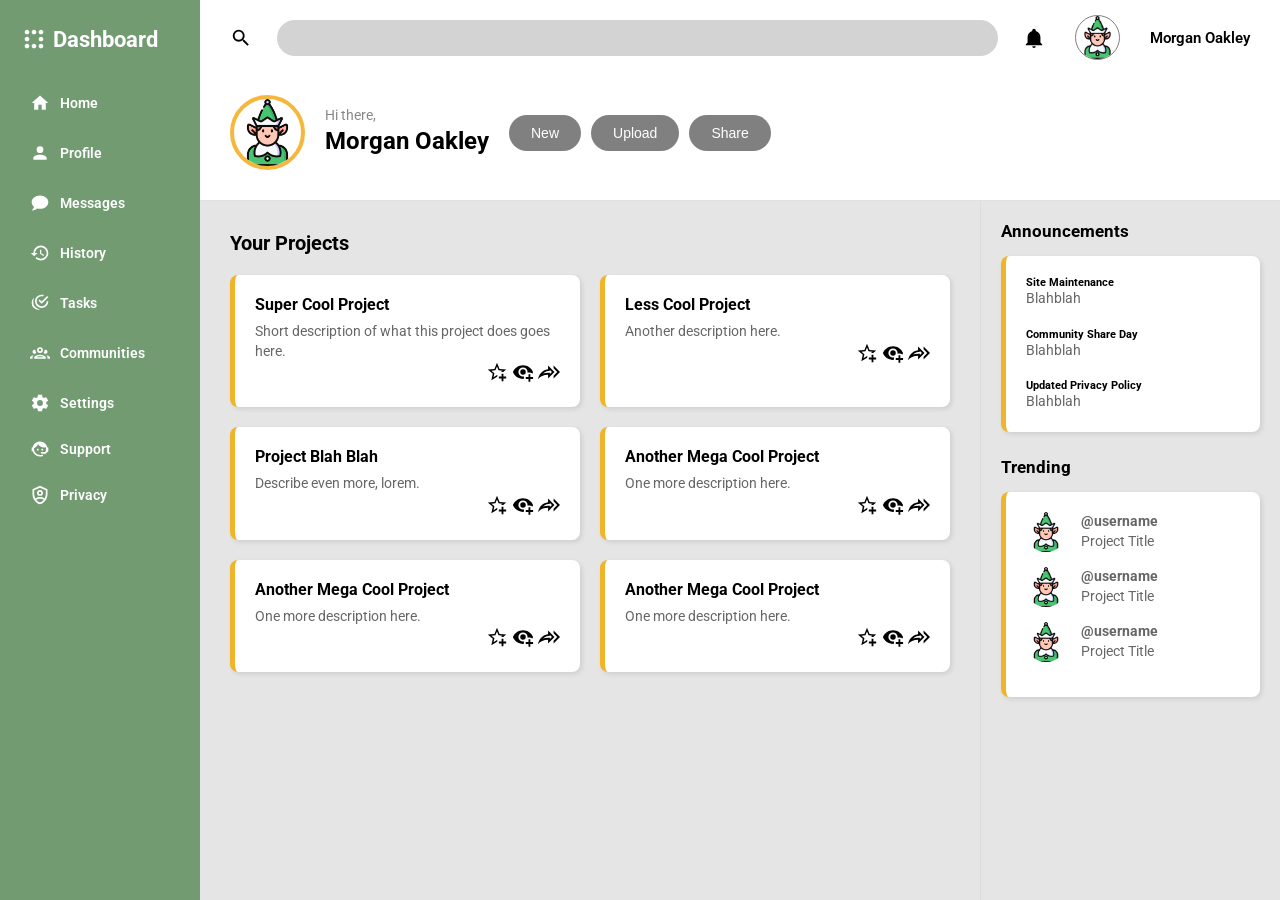
<file: admin-dashboard/index.html>
<html lang="en">
<head>
    <meta charset="UTF-8">
    <meta name="viewport" content="width=device-width, initial-scale=1.0">
    <title>Admin Dashboard</title>
    <link rel="stylesheet" href="./style.css">
    <link rel="preconnect" href="https://fonts.googleapis.com">
    <link rel="preconnect" href="https://fonts.gstatic.com" crossorigin>
    <link href="https://fonts.googleapis.com/css2?family=Roboto:ital,wght@0,100..900;1,100..900&display=swap" rel="stylesheet">
</head>
<body>
    <div class="grid">
        <div class="sidebar">
            <div class="logo-text">
                <svg xmlns="http://www.w3.org/2000/svg" viewBox="0 0 24 24" width="30"><title>dots-square</title><path d="M12 16C13.1 16 14 16.9 14 18S13.1 20 12 20 10 19.1 10 18 10.9 16 12 16M12 4C13.1 4 14 4.9 14 6S13.1 8 12 8 10 7.1 10 6 10.9 4 12 4M6 16C7.1 16 8 16.9 8 18S7.1 20 6 20 4 19.1 4 18 4.9 16 6 16M6 10C7.1 10 8 10.9 8 12S7.1 14 6 14 4 13.1 4 12 4.9 10 6 10M6 4C7.1 4 8 4.9 8 6S7.1 8 6 8 4 7.1 4 6 4.9 4 6 4M18 16C19.1 16 20 16.9 20 18S19.1 20 18 20 16 19.1 16 18 16.9 16 18 16M18 10C19.1 10 20 10.9 20 12S19.1 14 18 14 16 13.1 16 12 16.9 10 18 10M18 4C19.1 4 20 4.9 20 6S19.1 8 18 8 16 7.1 16 6 16.9 4 18 4Z" /></svg>
                <h1>Dashboard</h1>
            </div>
            <div class="list-items">
                <div class="icon-text">
                    <svg xmlns="http://www.w3.org/2000/svg" viewBox="0 0 24 24"><title>home</title><path d="M10,20V14H14V20H19V12H22L12,3L2,12H5V20H10Z" /></svg>
                    <p>Home</p>
                </div>
                <div class="icon-text">
                    <svg xmlns="http://www.w3.org/2000/svg" viewBox="0 0 24 24"><title>account</title><path d="M12,4A4,4 0 0,1 16,8A4,4 0 0,1 12,12A4,4 0 0,1 8,8A4,4 0 0,1 12,4M12,14C16.42,14 20,15.79 20,18V20H4V18C4,15.79 7.58,14 12,14Z" /></svg>
                    <p>Profile</p>
                </div>
                <div class="icon-text">
                    <svg xmlns="http://www.w3.org/2000/svg" viewBox="0 0 24 24"><title>chat</title><path d="M12,3C17.5,3 22,6.58 22,11C22,15.42 17.5,19 12,19C10.76,19 9.57,18.82 8.47,18.5C5.55,21 2,21 2,21C4.33,18.67 4.7,17.1 4.75,16.5C3.05,15.07 2,13.13 2,11C2,6.58 6.5,3 12,3Z" /></svg>
                    <p>Messages</p>
                </div>
                <div class="icon-text">
                    <svg xmlns="http://www.w3.org/2000/svg" viewBox="0 0 24 24"><title>history</title><path d="M13.5,8H12V13L16.28,15.54L17,14.33L13.5,12.25V8M13,3A9,9 0 0,0 4,12H1L4.96,16.03L9,12H6A7,7 0 0,1 13,5A7,7 0 0,1 20,12A7,7 0 0,1 13,19C11.07,19 9.32,18.21 8.06,16.94L6.64,18.36C8.27,20 10.5,21 13,21A9,9 0 0,0 22,12A9,9 0 0,0 13,3" /></svg>
                    <p>History</p>
                </div>
                <div class="icon-text">
                    <svg xmlns="http://www.w3.org/2000/svg" viewBox="0 0 24 24"><title>checkbox-multiple-marked-circle-outline</title><path d="M14,2A8,8 0 0,0 6,10A8,8 0 0,0 14,18A8,8 0 0,0 22,10H20C20,13.32 17.32,16 14,16A6,6 0 0,1 8,10A6,6 0 0,1 14,4C14.43,4 14.86,4.05 15.27,4.14L16.88,2.54C15.96,2.18 15,2 14,2M20.59,3.58L14,10.17L11.62,7.79L10.21,9.21L14,13L22,5M4.93,5.82C3.08,7.34 2,9.61 2,12A8,8 0 0,0 10,20C10.64,20 11.27,19.92 11.88,19.77C10.12,19.38 8.5,18.5 7.17,17.29C5.22,16.25 4,14.21 4,12C4,11.7 4.03,11.41 4.07,11.11C4.03,10.74 4,10.37 4,10C4,8.56 4.32,7.13 4.93,5.82Z" /></svg>
                    <p>Tasks</p>
                </div>
                <div class="icon-text">
                    <svg xmlns="http://www.w3.org/2000/svg" viewBox="0 0 24 24"><title>account-group-outline</title><path d="M12,5A3.5,3.5 0 0,0 8.5,8.5A3.5,3.5 0 0,0 12,12A3.5,3.5 0 0,0 15.5,8.5A3.5,3.5 0 0,0 12,5M12,7A1.5,1.5 0 0,1 13.5,8.5A1.5,1.5 0 0,1 12,10A1.5,1.5 0 0,1 10.5,8.5A1.5,1.5 0 0,1 12,7M5.5,8A2.5,2.5 0 0,0 3,10.5C3,11.44 3.53,12.25 4.29,12.68C4.65,12.88 5.06,13 5.5,13C5.94,13 6.35,12.88 6.71,12.68C7.08,12.47 7.39,12.17 7.62,11.81C6.89,10.86 6.5,9.7 6.5,8.5C6.5,8.41 6.5,8.31 6.5,8.22C6.2,8.08 5.86,8 5.5,8M18.5,8C18.14,8 17.8,8.08 17.5,8.22C17.5,8.31 17.5,8.41 17.5,8.5C17.5,9.7 17.11,10.86 16.38,11.81C16.5,12 16.63,12.15 16.78,12.3C16.94,12.45 17.1,12.58 17.29,12.68C17.65,12.88 18.06,13 18.5,13C18.94,13 19.35,12.88 19.71,12.68C20.47,12.25 21,11.44 21,10.5A2.5,2.5 0 0,0 18.5,8M12,14C9.66,14 5,15.17 5,17.5V19H19V17.5C19,15.17 14.34,14 12,14M4.71,14.55C2.78,14.78 0,15.76 0,17.5V19H3V17.07C3,16.06 3.69,15.22 4.71,14.55M19.29,14.55C20.31,15.22 21,16.06 21,17.07V19H24V17.5C24,15.76 21.22,14.78 19.29,14.55M12,16C13.53,16 15.24,16.5 16.23,17H7.77C8.76,16.5 10.47,16 12,16Z" /></svg>
                    <p>Communities</p>
                </div>
                <div class="list-items-bottom">
<div class="icon-text">
                    <svg xmlns="http://www.w3.org/2000/svg" viewBox="0 0 24 24"><title>cog</title><path d="M12,15.5A3.5,3.5 0 0,1 8.5,12A3.5,3.5 0 0,1 12,8.5A3.5,3.5 0 0,1 15.5,12A3.5,3.5 0 0,1 12,15.5M19.43,12.97C19.47,12.65 19.5,12.33 19.5,12C19.5,11.67 19.47,11.34 19.43,11L21.54,9.37C21.73,9.22 21.78,8.95 21.66,8.73L19.66,5.27C19.54,5.05 19.27,4.96 19.05,5.05L16.56,6.05C16.04,5.66 15.5,5.32 14.87,5.07L14.5,2.42C14.46,2.18 14.25,2 14,2H10C9.75,2 9.54,2.18 9.5,2.42L9.13,5.07C8.5,5.32 7.96,5.66 7.44,6.05L4.95,5.05C4.73,4.96 4.46,5.05 4.34,5.27L2.34,8.73C2.21,8.95 2.27,9.22 2.46,9.37L4.57,11C4.53,11.34 4.5,11.67 4.5,12C4.5,12.33 4.53,12.65 4.57,12.97L2.46,14.63C2.27,14.78 2.21,15.05 2.34,15.27L4.34,18.73C4.46,18.95 4.73,19.03 4.95,18.95L7.44,17.94C7.96,18.34 8.5,18.68 9.13,18.93L9.5,21.58C9.54,21.82 9.75,22 10,22H14C14.25,22 14.46,21.82 14.5,21.58L14.87,18.93C15.5,18.67 16.04,18.34 16.56,17.94L19.05,18.95C19.27,19.03 19.54,18.95 19.66,18.73L21.66,15.27C21.78,15.05 21.73,14.78 21.54,14.63L19.43,12.97Z" /></svg>
                    <p>Settings</p>
                </div>
                <div class="icon-text">
                    <svg xmlns="http://www.w3.org/2000/svg" viewBox="0 0 24 24"><title>face-agent</title><path d="M18.72,14.76C19.07,13.91 19.26,13 19.26,12C19.26,11.28 19.15,10.59 18.96,9.95C18.31,10.1 17.63,10.18 16.92,10.18C13.86,10.18 11.15,8.67 9.5,6.34C8.61,8.5 6.91,10.26 4.77,11.22C4.73,11.47 4.73,11.74 4.73,12A7.27,7.27 0 0,0 12,19.27C13.05,19.27 14.06,19.04 14.97,18.63C15.54,19.72 15.8,20.26 15.78,20.26C14.14,20.81 12.87,21.08 12,21.08C9.58,21.08 7.27,20.13 5.57,18.42C4.53,17.38 3.76,16.11 3.33,14.73H2V10.18H3.09C3.93,6.04 7.6,2.92 12,2.92C14.4,2.92 16.71,3.87 18.42,5.58C19.69,6.84 20.54,8.45 20.89,10.18H22V14.67H22V14.69L22,14.73H21.94L18.38,18L13.08,17.4V15.73H17.91L18.72,14.76M9.27,11.77C9.57,11.77 9.86,11.89 10.07,12.11C10.28,12.32 10.4,12.61 10.4,12.91C10.4,13.21 10.28,13.5 10.07,13.71C9.86,13.92 9.57,14.04 9.27,14.04C8.64,14.04 8.13,13.54 8.13,12.91C8.13,12.28 8.64,11.77 9.27,11.77M14.72,11.77C15.35,11.77 15.85,12.28 15.85,12.91C15.85,13.54 15.35,14.04 14.72,14.04C14.09,14.04 13.58,13.54 13.58,12.91A1.14,1.14 0 0,1 14.72,11.77Z" /></svg>
                    <p>Support</p>
                </div>
                <div class="icon-text">
                    <svg xmlns="http://www.w3.org/2000/svg" viewBox="0 0 24 24"><title>shield-account-outline</title><path d="M12,1L3,5V11C3,16.55 6.84,21.74 12,23C17.16,21.74 21,16.55 21,11V5L12,1M12,3.18L19,6.3V11.22C19,12.92 18.5,14.65 17.65,16.17C16,14.94 13.26,14.5 12,14.5C10.74,14.5 8,14.94 6.35,16.17C5.5,14.65 5,12.92 5,11.22V6.3L12,3.18M12,6A3.5,3.5 0 0,0 8.5,9.5A3.5,3.5 0 0,0 12,13A3.5,3.5 0 0,0 15.5,9.5A3.5,3.5 0 0,0 12,6M12,8A1.5,1.5 0 0,1 13.5,9.5A1.5,1.5 0 0,1 12,11A1.5,1.5 0 0,1 10.5,9.5A1.5,1.5 0 0,1 12,8M12,16.5C13.57,16.5 15.64,17.11 16.53,17.84C15.29,19.38 13.7,20.55 12,21C10.3,20.55 8.71,19.38 7.47,17.84C8.37,17.11 10.43,16.5 12,16.5Z" /></svg>
                    <p>Privacy</p>
                </div>
                </div>
                
            </div>
            <div class="list-items"></div>
        </div>
        <div class="main">
            <div class="header">
                <div class="navbar">
                    <svg xmlns="http://www.w3.org/2000/svg" viewBox="0 0 24 24"><title>magnify</title><path d="M9.5,3A6.5,6.5 0 0,1 16,9.5C16,11.11 15.41,12.59 14.44,13.73L14.71,14H15.5L20.5,19L19,20.5L14,15.5V14.71L13.73,14.44C12.59,15.41 11.11,16 9.5,16A6.5,6.5 0 0,1 3,9.5A6.5,6.5 0 0,1 9.5,3M9.5,5C7,5 5,7 5,9.5C5,12 7,14 9.5,14C12,14 14,12 14,9.5C14,7 12,5 9.5,5Z" /></svg>
                    <input type="text" class="form-input">
                    <svg xmlns="http://www.w3.org/2000/svg" viewBox="0 0 24 24"><title>bell</title><path d="M21,19V20H3V19L5,17V11C5,7.9 7.03,5.17 10,4.29C10,4.19 10,4.1 10,4A2,2 0 0,1 12,2A2,2 0 0,1 14,4C14,4.1 14,4.19 14,4.29C16.97,5.17 19,7.9 19,11V17L21,19M14,21A2,2 0 0,1 12,23A2,2 0 0,1 10,21" /></svg>
                    <img src="./images/avatar.png" width="50px" alt="User's profile picture">
                    <h6>Morgan Oakley</h6>
                </div>
                <div class="user-welcome">
                    <div class="left">
                        <img src="./images/avatar.png" alt="Pfp of the user, bigger" width="75px">
                        <div class="welcome-text">
                            <p>Hi there,</p>
                            <h3>Morgan Oakley</h3>
                        </div>
                        <div class="button-group">
                            <button class="action-button">New</button>
                            <button class="action-button">Upload</button>
                            <button class="action-button">Share</button>
                        </div>
                    </div>
                </div>
            </div>
            <div class="content">
                <h2>Your Projects</h2>
                <div class="card-grid">
                    <div class="card">
                        <h3>Super Cool Project</h3>
                        <p>Short description of what this project does goes here.</p>
                        
                        <div class="card-action-icons">
                            <svg xmlns="http://www.w3.org/2000/svg" viewBox="0 0 24 24"><title>star-plus-outline</title><path d="M5.8 21L7.4 14L2 9.2L9.2 8.6L12 2L14.8 8.6L22 9.2L18.8 12H18C17.3 12 16.6 12.1 15.9 12.4L18.1 10.5L13.7 10.1L12 6.1L10.3 10.1L5.9 10.5L9.2 13.4L8.2 17.7L12 15.4L12.5 15.7C12.3 16.2 12.1 16.8 12.1 17.3L5.8 21M17 14V17H14V19H17V22H19V19H22V17H19V14H17Z" /></svg>
                            <svg xmlns="http://www.w3.org/2000/svg" viewBox="0 0 24 24"><title>eye-plus</title><path d="M12,4.5C7,4.5 2.73,7.61 1,12C2.73,16.39 7,19.5 12,19.5C12.36,19.5 12.72,19.5 13.08,19.45C13.03,19.13 13,18.82 13,18.5C13,17.94 13.08,17.38 13.24,16.84C12.83,16.94 12.42,17 12,17A5,5 0 0,1 7,12A5,5 0 0,1 12,7A5,5 0 0,1 17,12C17,12.29 16.97,12.59 16.92,12.88C17.58,12.63 18.29,12.5 19,12.5C20.17,12.5 21.31,12.84 22.29,13.5C22.56,13 22.8,12.5 23,12C21.27,7.61 17,4.5 12,4.5M12,9A3,3 0 0,0 9,12A3,3 0 0,0 12,15A3,3 0 0,0 15,12A3,3 0 0,0 12,9M18,14.5V17.5H15V19.5H18V22.5H20V19.5H23V17.5H20V14.5H18Z" /></svg>
                            <svg xmlns="http://www.w3.org/2000/svg" viewBox="0 0 24 24"><title>share-all-outline</title><path d="M13 9.8V10.7L11.3 10.9C8.7 11.3 6.8 12.3 5.4 13.6C7.1 13.1 8.9 12.8 11 12.8H13V14.1L15.2 12L13 9.8M11 5L18 12L11 19V14.9C6 14.9 2.5 16.5 0 20C1 15 4 10 11 9M17 8V5L24 12L17 19V16L21 12" /></svg>
                        </div>
                        
                    </div>
                
                    <div class="card">
                        <h3>Less Cool Project</h3>
                        <p>Another description here.</p>

                        <div class="card-action-icons">
                            <svg xmlns="http://www.w3.org/2000/svg" viewBox="0 0 24 24"><title>star-plus-outline</title><path d="M5.8 21L7.4 14L2 9.2L9.2 8.6L12 2L14.8 8.6L22 9.2L18.8 12H18C17.3 12 16.6 12.1 15.9 12.4L18.1 10.5L13.7 10.1L12 6.1L10.3 10.1L5.9 10.5L9.2 13.4L8.2 17.7L12 15.4L12.5 15.7C12.3 16.2 12.1 16.8 12.1 17.3L5.8 21M17 14V17H14V19H17V22H19V19H22V17H19V14H17Z" /></svg>
                            <svg xmlns="http://www.w3.org/2000/svg" viewBox="0 0 24 24"><title>eye-plus</title><path d="M12,4.5C7,4.5 2.73,7.61 1,12C2.73,16.39 7,19.5 12,19.5C12.36,19.5 12.72,19.5 13.08,19.45C13.03,19.13 13,18.82 13,18.5C13,17.94 13.08,17.38 13.24,16.84C12.83,16.94 12.42,17 12,17A5,5 0 0,1 7,12A5,5 0 0,1 12,7A5,5 0 0,1 17,12C17,12.29 16.97,12.59 16.92,12.88C17.58,12.63 18.29,12.5 19,12.5C20.17,12.5 21.31,12.84 22.29,13.5C22.56,13 22.8,12.5 23,12C21.27,7.61 17,4.5 12,4.5M12,9A3,3 0 0,0 9,12A3,3 0 0,0 12,15A3,3 0 0,0 15,12A3,3 0 0,0 12,9M18,14.5V17.5H15V19.5H18V22.5H20V19.5H23V17.5H20V14.5H18Z" /></svg>
                            <svg xmlns="http://www.w3.org/2000/svg" viewBox="0 0 24 24"><title>share-all-outline</title><path d="M13 9.8V10.7L11.3 10.9C8.7 11.3 6.8 12.3 5.4 13.6C7.1 13.1 8.9 12.8 11 12.8H13V14.1L15.2 12L13 9.8M11 5L18 12L11 19V14.9C6 14.9 2.5 16.5 0 20C1 15 4 10 11 9M17 8V5L24 12L17 19V16L21 12" /></svg>
                        </div>

                        </div>

                    <div class="card">
                        <h3>Project Blah Blah</h3>
                        <p>Describe even more, lorem.</p>
                        <div class="card-action-icons">
                            <svg xmlns="http://www.w3.org/2000/svg" viewBox="0 0 24 24"><title>star-plus-outline</title><path d="M5.8 21L7.4 14L2 9.2L9.2 8.6L12 2L14.8 8.6L22 9.2L18.8 12H18C17.3 12 16.6 12.1 15.9 12.4L18.1 10.5L13.7 10.1L12 6.1L10.3 10.1L5.9 10.5L9.2 13.4L8.2 17.7L12 15.4L12.5 15.7C12.3 16.2 12.1 16.8 12.1 17.3L5.8 21M17 14V17H14V19H17V22H19V19H22V17H19V14H17Z" /></svg>
                            <svg xmlns="http://www.w3.org/2000/svg" viewBox="0 0 24 24"><title>eye-plus</title><path d="M12,4.5C7,4.5 2.73,7.61 1,12C2.73,16.39 7,19.5 12,19.5C12.36,19.5 12.72,19.5 13.08,19.45C13.03,19.13 13,18.82 13,18.5C13,17.94 13.08,17.38 13.24,16.84C12.83,16.94 12.42,17 12,17A5,5 0 0,1 7,12A5,5 0 0,1 12,7A5,5 0 0,1 17,12C17,12.29 16.97,12.59 16.92,12.88C17.58,12.63 18.29,12.5 19,12.5C20.17,12.5 21.31,12.84 22.29,13.5C22.56,13 22.8,12.5 23,12C21.27,7.61 17,4.5 12,4.5M12,9A3,3 0 0,0 9,12A3,3 0 0,0 12,15A3,3 0 0,0 15,12A3,3 0 0,0 12,9M18,14.5V17.5H15V19.5H18V22.5H20V19.5H23V17.5H20V14.5H18Z" /></svg>
                            <svg xmlns="http://www.w3.org/2000/svg" viewBox="0 0 24 24"><title>share-all-outline</title><path d="M13 9.8V10.7L11.3 10.9C8.7 11.3 6.8 12.3 5.4 13.6C7.1 13.1 8.9 12.8 11 12.8H13V14.1L15.2 12L13 9.8M11 5L18 12L11 19V14.9C6 14.9 2.5 16.5 0 20C1 15 4 10 11 9M17 8V5L24 12L17 19V16L21 12" /></svg>
                        </div>    
                    
                    </div>

                    <div class="card">
                        <h3>Another Mega Cool Project</h3>
                        <p>One more description here.</p>
                        <div class="card-action-icons">
                            <svg xmlns="http://www.w3.org/2000/svg" viewBox="0 0 24 24"><title>star-plus-outline</title><path d="M5.8 21L7.4 14L2 9.2L9.2 8.6L12 2L14.8 8.6L22 9.2L18.8 12H18C17.3 12 16.6 12.1 15.9 12.4L18.1 10.5L13.7 10.1L12 6.1L10.3 10.1L5.9 10.5L9.2 13.4L8.2 17.7L12 15.4L12.5 15.7C12.3 16.2 12.1 16.8 12.1 17.3L5.8 21M17 14V17H14V19H17V22H19V19H22V17H19V14H17Z" /></svg>
                            <svg xmlns="http://www.w3.org/2000/svg" viewBox="0 0 24 24"><title>eye-plus</title><path d="M12,4.5C7,4.5 2.73,7.61 1,12C2.73,16.39 7,19.5 12,19.5C12.36,19.5 12.72,19.5 13.08,19.45C13.03,19.13 13,18.82 13,18.5C13,17.94 13.08,17.38 13.24,16.84C12.83,16.94 12.42,17 12,17A5,5 0 0,1 7,12A5,5 0 0,1 12,7A5,5 0 0,1 17,12C17,12.29 16.97,12.59 16.92,12.88C17.58,12.63 18.29,12.5 19,12.5C20.17,12.5 21.31,12.84 22.29,13.5C22.56,13 22.8,12.5 23,12C21.27,7.61 17,4.5 12,4.5M12,9A3,3 0 0,0 9,12A3,3 0 0,0 12,15A3,3 0 0,0 15,12A3,3 0 0,0 12,9M18,14.5V17.5H15V19.5H18V22.5H20V19.5H23V17.5H20V14.5H18Z" /></svg>
                            <svg xmlns="http://www.w3.org/2000/svg" viewBox="0 0 24 24"><title>share-all-outline</title><path d="M13 9.8V10.7L11.3 10.9C8.7 11.3 6.8 12.3 5.4 13.6C7.1 13.1 8.9 12.8 11 12.8H13V14.1L15.2 12L13 9.8M11 5L18 12L11 19V14.9C6 14.9 2.5 16.5 0 20C1 15 4 10 11 9M17 8V5L24 12L17 19V16L21 12" /></svg>
                        </div>
                    
                    </div>
                    <div class="card">
                        <h3>Another Mega Cool Project</h3>
                        <p>One more description here.</p>
                        
                        <div class="card-action-icons">
                            <svg xmlns="http://www.w3.org/2000/svg" viewBox="0 0 24 24"><title>star-plus-outline</title><path d="M5.8 21L7.4 14L2 9.2L9.2 8.6L12 2L14.8 8.6L22 9.2L18.8 12H18C17.3 12 16.6 12.1 15.9 12.4L18.1 10.5L13.7 10.1L12 6.1L10.3 10.1L5.9 10.5L9.2 13.4L8.2 17.7L12 15.4L12.5 15.7C12.3 16.2 12.1 16.8 12.1 17.3L5.8 21M17 14V17H14V19H17V22H19V19H22V17H19V14H17Z" /></svg>
                            <svg xmlns="http://www.w3.org/2000/svg" viewBox="0 0 24 24"><title>eye-plus</title><path d="M12,4.5C7,4.5 2.73,7.61 1,12C2.73,16.39 7,19.5 12,19.5C12.36,19.5 12.72,19.5 13.08,19.45C13.03,19.13 13,18.82 13,18.5C13,17.94 13.08,17.38 13.24,16.84C12.83,16.94 12.42,17 12,17A5,5 0 0,1 7,12A5,5 0 0,1 12,7A5,5 0 0,1 17,12C17,12.29 16.97,12.59 16.92,12.88C17.58,12.63 18.29,12.5 19,12.5C20.17,12.5 21.31,12.84 22.29,13.5C22.56,13 22.8,12.5 23,12C21.27,7.61 17,4.5 12,4.5M12,9A3,3 0 0,0 9,12A3,3 0 0,0 12,15A3,3 0 0,0 15,12A3,3 0 0,0 12,9M18,14.5V17.5H15V19.5H18V22.5H20V19.5H23V17.5H20V14.5H18Z" /></svg>
                            <svg xmlns="http://www.w3.org/2000/svg" viewBox="0 0 24 24"><title>share-all-outline</title><path d="M13 9.8V10.7L11.3 10.9C8.7 11.3 6.8 12.3 5.4 13.6C7.1 13.1 8.9 12.8 11 12.8H13V14.1L15.2 12L13 9.8M11 5L18 12L11 19V14.9C6 14.9 2.5 16.5 0 20C1 15 4 10 11 9M17 8V5L24 12L17 19V16L21 12" /></svg>
                        </div>
                    
                    </div>
                    <div class="card">
                        <h3>Another Mega Cool Project</h3>
                        <p>One more description here.</p>
                    
                        <div class="card-action-icons">
                            <svg xmlns="http://www.w3.org/2000/svg" viewBox="0 0 24 24"><title>star-plus-outline</title><path d="M5.8 21L7.4 14L2 9.2L9.2 8.6L12 2L14.8 8.6L22 9.2L18.8 12H18C17.3 12 16.6 12.1 15.9 12.4L18.1 10.5L13.7 10.1L12 6.1L10.3 10.1L5.9 10.5L9.2 13.4L8.2 17.7L12 15.4L12.5 15.7C12.3 16.2 12.1 16.8 12.1 17.3L5.8 21M17 14V17H14V19H17V22H19V19H22V17H19V14H17Z" /></svg>
                            <svg xmlns="http://www.w3.org/2000/svg" viewBox="0 0 24 24"><title>eye-plus</title><path d="M12,4.5C7,4.5 2.73,7.61 1,12C2.73,16.39 7,19.5 12,19.5C12.36,19.5 12.72,19.5 13.08,19.45C13.03,19.13 13,18.82 13,18.5C13,17.94 13.08,17.38 13.24,16.84C12.83,16.94 12.42,17 12,17A5,5 0 0,1 7,12A5,5 0 0,1 12,7A5,5 0 0,1 17,12C17,12.29 16.97,12.59 16.92,12.88C17.58,12.63 18.29,12.5 19,12.5C20.17,12.5 21.31,12.84 22.29,13.5C22.56,13 22.8,12.5 23,12C21.27,7.61 17,4.5 12,4.5M12,9A3,3 0 0,0 9,12A3,3 0 0,0 12,15A3,3 0 0,0 15,12A3,3 0 0,0 12,9M18,14.5V17.5H15V19.5H18V22.5H20V19.5H23V17.5H20V14.5H18Z" /></svg>
                            <svg xmlns="http://www.w3.org/2000/svg" viewBox="0 0 24 24"><title>share-all-outline</title><path d="M13 9.8V10.7L11.3 10.9C8.7 11.3 6.8 12.3 5.4 13.6C7.1 13.1 8.9 12.8 11 12.8H13V14.1L15.2 12L13 9.8M11 5L18 12L11 19V14.9C6 14.9 2.5 16.5 0 20C1 15 4 10 11 9M17 8V5L24 12L17 19V16L21 12" /></svg>
                        </div>
                    </div>
                </div>
                
            </div>

        <div class="sidebar-right">
            <h3>Announcements</h3>
            <div class="card">
                <h6>Site Maintenance</h6>
                <p>Blahblah</p>
                <br>
                <h6>Community Share Day</h6>
                <p>Blahblah</p>
                <br>
                <h6>Updated Privacy Policy</h6>
                <p>Blahblah</p>
            </div>
            
            <h3>Trending</h3>
            <div class="card">
                <div class="user-row">
                    <img src="./images/avatar.png" width="40px">
                    <div>
                        <p><strong>@username</strong></p>
                        <p>Project Title</p>
                    </div>
                </div>
                <div class="user-row">
                    <img src="./images/avatar.png" width="40px">
                    <div>
                        <p><strong>@username</strong></p>
                        <p>Project Title</p>
                    </div>
                </div>
                <div class="user-row">
                    <img src="./images/avatar.png" width="40px">
                    <div>
                        <p><strong>@username</strong></p>
                        <p>Project Title</p>
                    </div>
                </div>
            </div>
        </div>
        </div>
    
    </div>
</body>
</html>
</file>
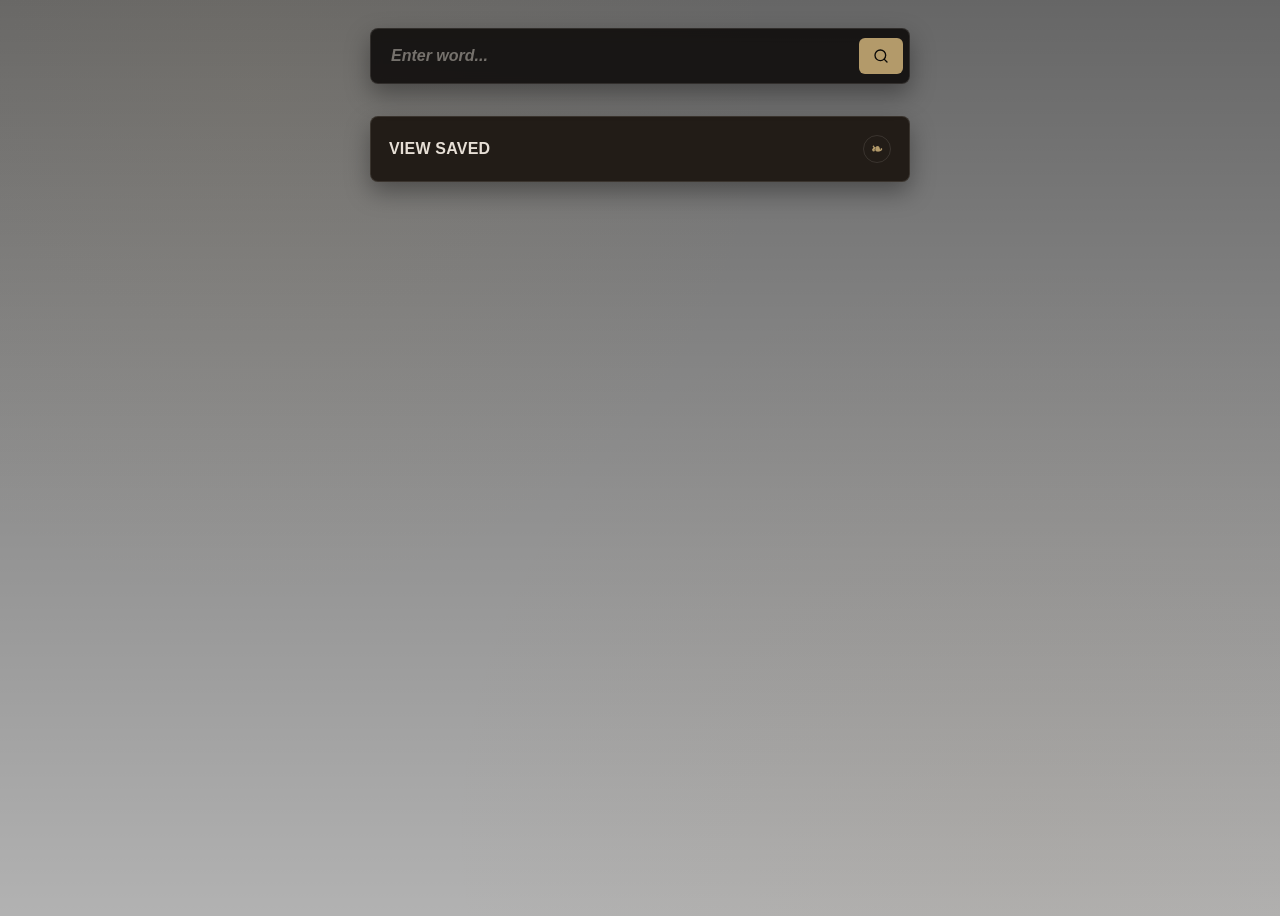
<file: books-vocab/index.html>
<html lang="en">
<head>
    <meta charset="UTF-8">
    <meta name="viewport" content="width=device-width, initial-scale=1.0">
    <title>Books Vocab</title>
    <link rel="stylesheet" href="./styles.css">
    <script defer src="./script.js"></script>
</head>
<body>
    <div class="container">
        <div class="search-container">
            <input type="text" id="wordInput" placeholder="Enter word...">
            <button id="searchBtn">
                <svg width="16" height="16" viewBox="0 0 24 24" fill="none" stroke="currentColor" stroke-width="2" stroke-linecap="round" stroke-linejoin="round">
                    <circle cx="11" cy="11" r="8"></circle>
                    <line x1="21" y1="21" x2="16.65" y2="16.65"></line>
                </svg>
            </button>
        </div>

        <div id="resultArea"></div>

        <details class="saved-drawer">
            <summary>VIEW SAVED</summary>
            <ul id="savedList"></ul>
        </details>

    </div>

    <template id="result-template">
        <div class="result-card">
            <p class="def-text"></p>
            <button class="speak-btn">
                <svg width="20" height="20" viewBox="0 0 24 24" fill="none" stroke="currentColor" stroke-width="2" stroke-linecap="round" stroke-linejoin="round">
                    <polygon points="11 5 6 9 2 9 2 15 6 15 11 19 11 5"></polygon>
                    <path d="M19.07 4.93a10 10 0 0 1 0 14.14M15.54 8.46a5 5 0 0 1 0 7.07"></path>
                </svg>
            </button>
            <button class="save-btn">Keep</button>
            <button class="discard-btn">Discard</button>
        </div>
    </template>
</body>
</html>
</file>
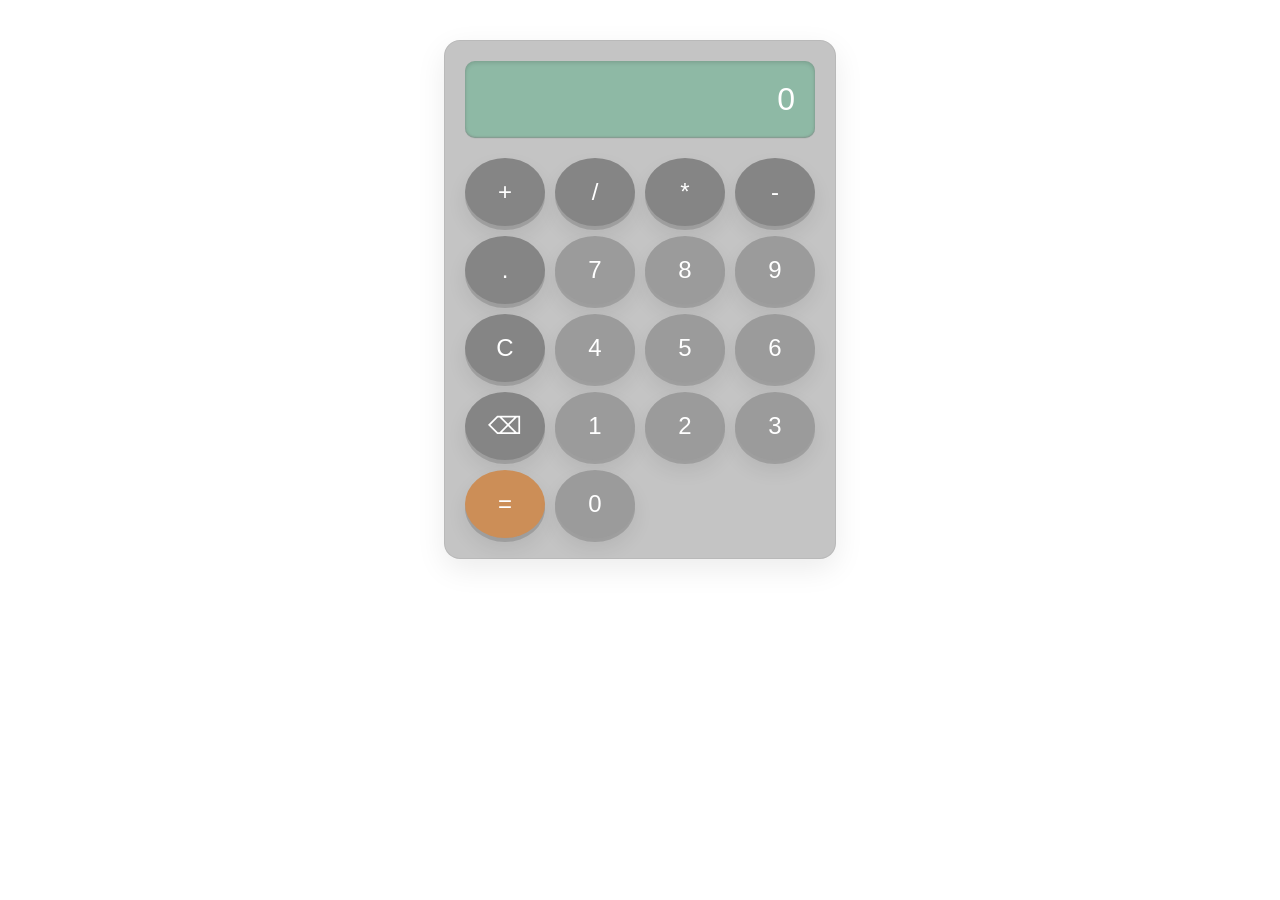
<file: calculator/index.html>
<html lang="en">
<head>
    <meta charset="UTF-8">
    <meta name="viewport" content="width=device-width, initial-scale=1.0">
    <title>Calculator</title>
    <script src="./script.js" defer></script>
    <link rel="stylesheet" href="./styles.css">
    <link href="https://www.dafont.com/digital-7.font" rel="stylesheet">
</head>
<body>
    <div class="calculator">
        <!-- Display screen with 'dummy' numbers -->
        <div class="display">0</div>

        <!-- The buttons grid -->
        <div class="buttons-grid">
            <button class="btn operator">+</button>
            <button class="btn operator">/</button>
            <button class="btn operator">*</button>
            <button class="btn operator">-</button>
            <button class="btn decimal">.</button>

            <button class="btn digit">7</button>
            <button class="btn digit">8</button>
            <button class="btn digit">9</button>
            <button class="btn clear">C</button>


            <button class="btn digit">4</button>
            <button class="btn digit">5</button>
            <button class="btn digit">6</button>
            <button class="btn backspace">⌫</button>

            <button class="btn digit">1</button>
            <button class="btn digit">2</button>
            <button class="btn digit">3</button>
            <button class="btn equals">=</button>

            <button class="btn zero digit">0</button>
        </div>
    </div>
</body>
</html>
</file>
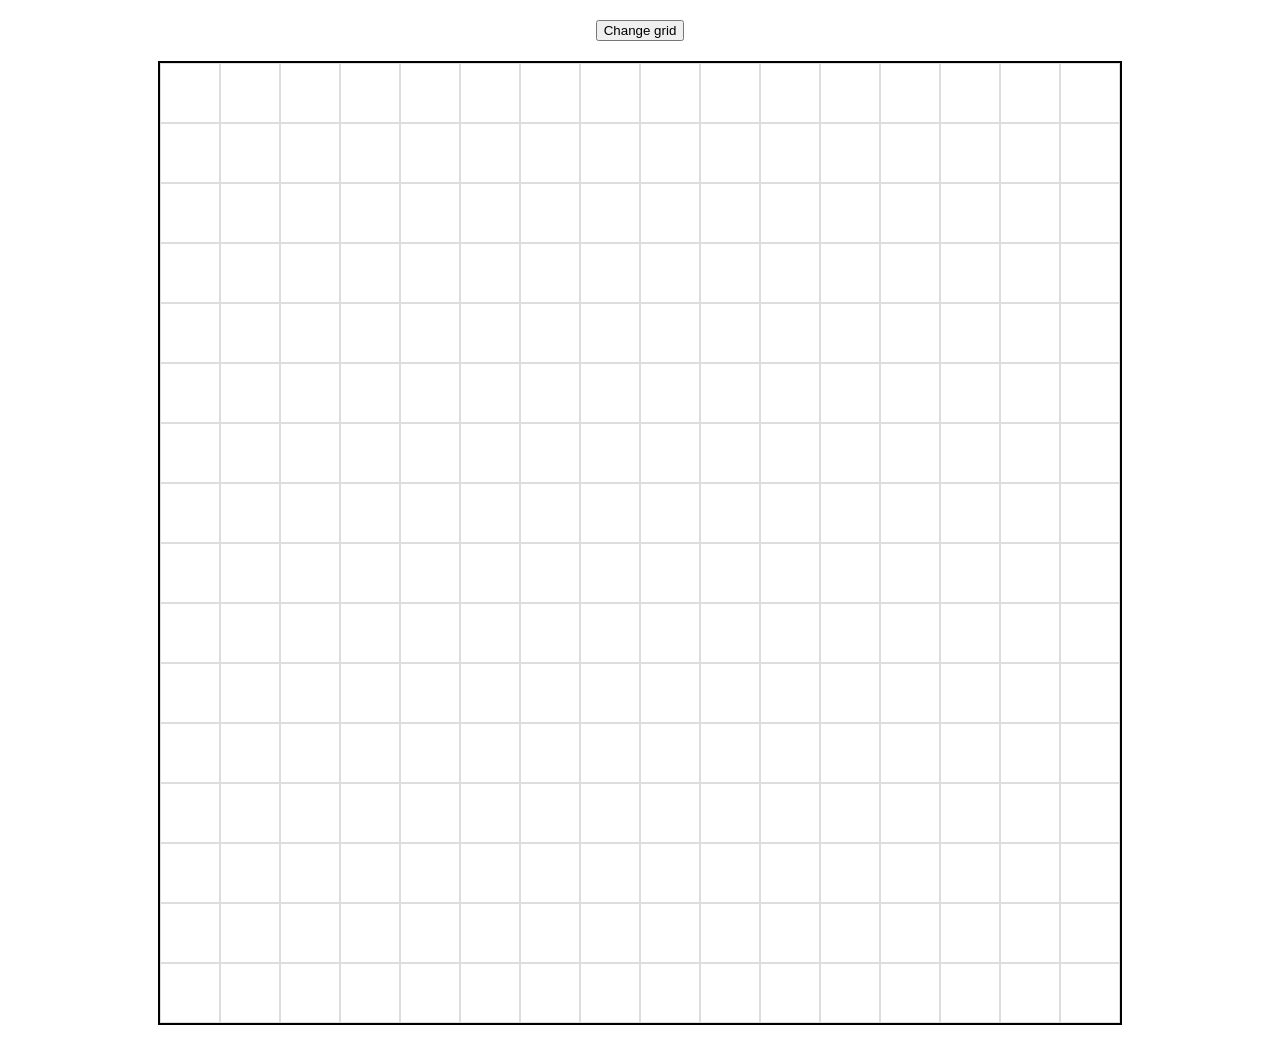
<file: etch-a-sketch/index.html>
<html lang="en">
<head>
    <meta charset="UTF-8">
    <meta name="viewport" content="width=device-width, initial-scale=1.0">
    <title>Etch a Sketch</title>
    <link rel="stylesheet" href="./styles.css">
    <script defer src="./script.js"></script>
</head>
<body>
    <button id="resizeBtn">Change grid</button>

    <div id="container"></div>

</body>
</html>
</file>
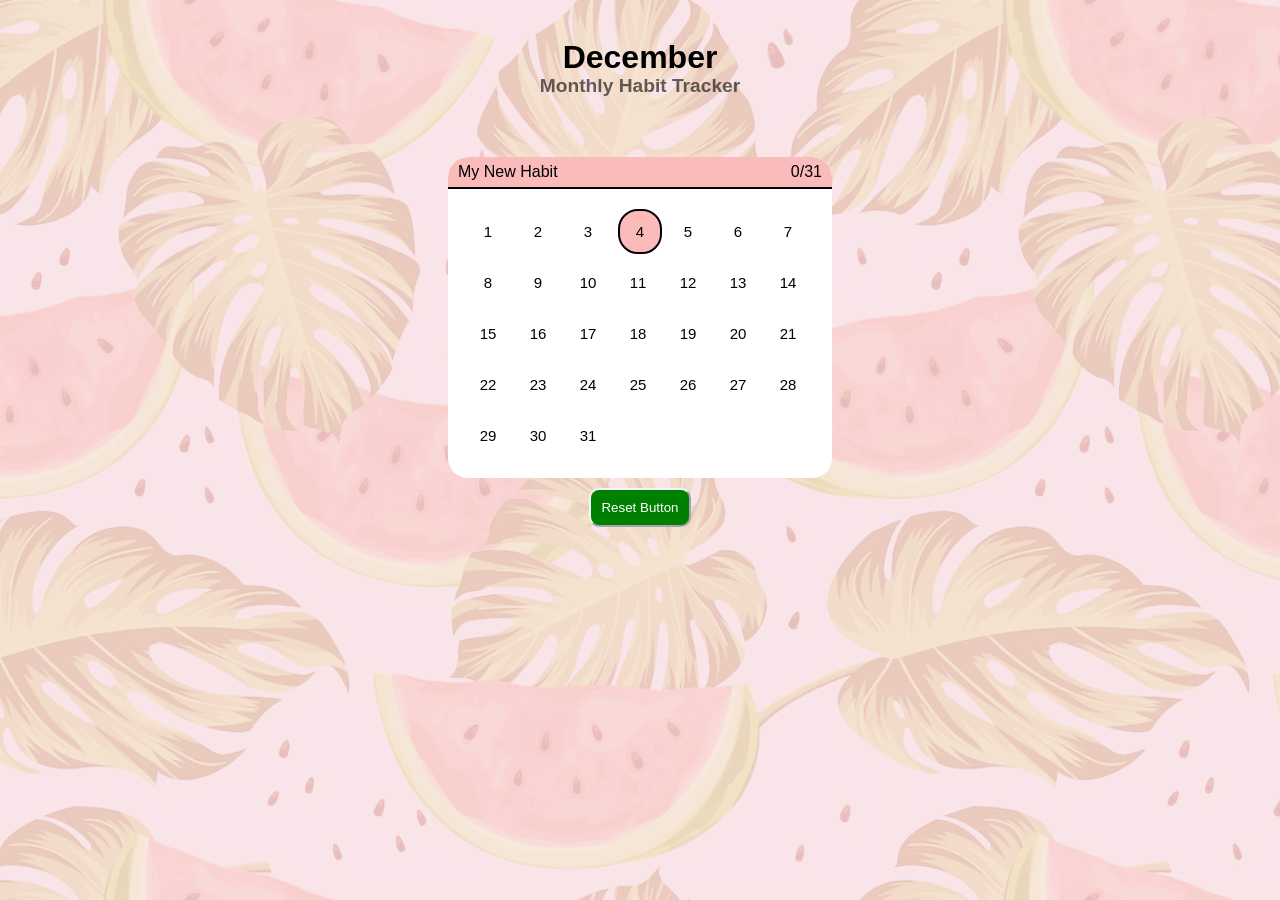
<file: habit-tracker/index.html>
<html lang="en">
<head>
    <meta charset="UTF-8">
    <meta name="viewport" content="width=device-width, initial-scale=1.0">
    <title>Habit Tracker</title>
    <link rel="stylesheet" href="./style.css">
    <link rel="icon" href="./favicon/tab-icon.png" type="image/x-icon">  
    <link href="https://fonts.cdnfonts.com/css/rekiya" rel="stylesheet">  
    <script src="./script.js" defer></script>
</head>
<body>
    <!-- TITLE AND SUBTITLE -->
    <h1 id="title">Month</h1>
    <h2 id="subtitle">Monthly Habit Tracker</h2>

    <!-- CALENDAR AREA -->
    <div id="calendarContainer">
        <div id="calendarDiv">
            <div id="calendarHeading">
                <p id="habitTitle" title="Click to edit">My New Habit</p>
                <p id="totalDays">0/31</p>
            </div>
            <div id="calendarContent">
                <div id="tracker"></div>
            </div>
        </div>
    </div>

    <button id="resetButton"> Reset Button </button>
</body>
</html>
</file>
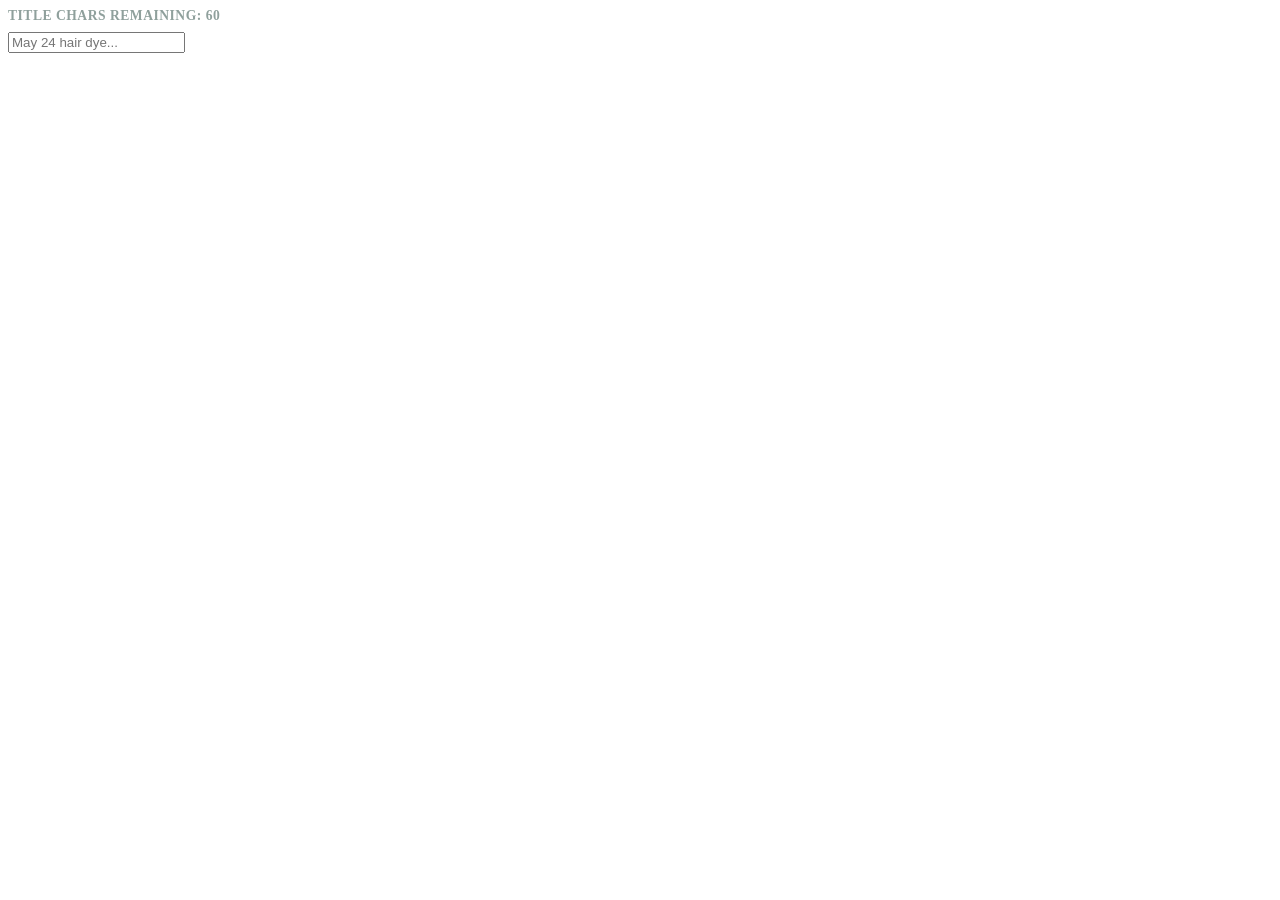
<file: input-parser/index.html>
<html lang="en">
<head>
    <meta charset="UTF-8">
    <meta name="viewport" content="width=device-width, initial-scale=1.0">
    <title>Quick Formatting</title>

    <style>
        .tracker-machine {
            max-width: 600px;
            margin: 40px auto;
            padding: 24px;
            background: rgba(255, 255, 255, 0.4);
            backdrop-filter: blur(20px);
            -webkit-backdrop-filter: blur(20px);
            border: 1px solid rgba(255, 255, 255, 0.5);
            border-radius: 24px;
            box-shadow: 0 12px 40px rgba(0, 0, 0, 0.03);
            font-family: "Space Grotesk", sans-serif;
        }

        .counter-header {
            font-size: 0.85rem;
            font-weight: 600;
            color: #8fa09c;
            margin-bottom: 8px;
            text-transform: uppercase;
            letter-spacing: 0.5px;
        }

        #input {
            width: 100%;
            padding: 14px 18px;
            font-size: 1rem;
            color: #243041;
            background: rgba(255, 255, 255, 0.8);
            border: 1px solid rgba(0, 0, 0, 0.05);
            border-radius: 14px;
            outline: none;
            box-sizing: border-box;
            transition: all 0.2s ease;
        }

        #input:focus {
            border-color: #ff6b00;
            background: #ffffff;
            box-shadow: 0 0 0 4px rgba(255, 107, 0, 0.1);
        }

        #output-list {
            margin-top: 20px;
            padding-left: 24px;
            color: #243041;
        }

        #output-list li {
            padding: 8px 0;
            font-size: 0.95rem;
            font-weight: 500;
            cursor: pointer;
            transition: color 0.15s ease;
        }

        #output-list li:hover {
            color: #ff6b00;
        }
    </style>

    <script>
        document.addEventListener("DOMContentLoaded", () => {
            const input = document.getElementById("inputField");
            const charCounter = document.getElementById("char-counter");
            const outputList = document.getElementById("output-list");

        const monthMap = {
            january: "01", feb: "02", february: "02", mar: "03", march: "03",
            apr: "04", april: "04", may: "05", jun: "06", june: "06",
            jul: "07", july: "07", aug: "08", august: "08", sep: "09",
            september: "09", oct: "10", october: "10", nov: "11",
            november: "11", dec: "12", december: "12"
        };

        function parseInputState(val) {
            const parts = val.split(/\s+/);
            if (parts.length < 3) return null;

            const rawMonth = parts[0].toLowerCase();
            let day = parts[1];
            
            if (!monthMap[rawMonth]) return null;
            const monthNum = monthMap[rawMonth];

            if (day.length === 1) day = "0" + day;
            
            const datePrefix = `(${day}.${monthNum})`;
            const titleText = parts.slice(2).join(" ").trim();
            
            return { datePrefix, titleText };
        }

        // CHARACTER COUNTER 
            input.addEventListener("input", () => {
                const rawValue = input.value.trim();
                const parsed = parseInputState(rawValue);

                if (!parsed) {
                    charCounter.textContent = "60";
                    return;
                }

                const currentLength = parsed.datePrefix.length + 1 + parsed.titleText.length;
                const remaining = 45 - currentLength;
                
                charCounter.textContent = remaining;
            });

            // 2. ENTRY PROCESSING AND DOM INJECTION ON ENTER
            input.addEventListener("keydown", (event) => {
                if (event.key !== "Enter") return;

                const rawValue = input.value.trim();
                const parsed = parseInputState(rawValue);
                if (!parsed) return;

                let title = parsed.titleText;

                title = title.charAt(0).toUpperCase() + title.slice(1);
                if (!title.endsWith(".")) title += ".";

                const finalCleanString = `${parsed.datePrefix} ${title}`;

                const li = document.createElement("li");
                li.textContent = finalCleanString;

                li.addEventListener("click", () => {
                    navigator.clipboard.writeText(finalCleanString);
                });

                outputList.insertBefore(li, outputList.firstChild);

                input.value = "";
                charCounter.textContent = "60";
            });
        });

    </script>

</head>
<body>
      <div class="input-parser">
        <div class="counter-header">Title Chars Remaining: <span id="char-counter">60</span></div>
        <input type="text" id="input-field" placeholder="May 24 hair dye...">
        <ol id="output-list"></ol>
      </div>
</body>
</html>
</file>
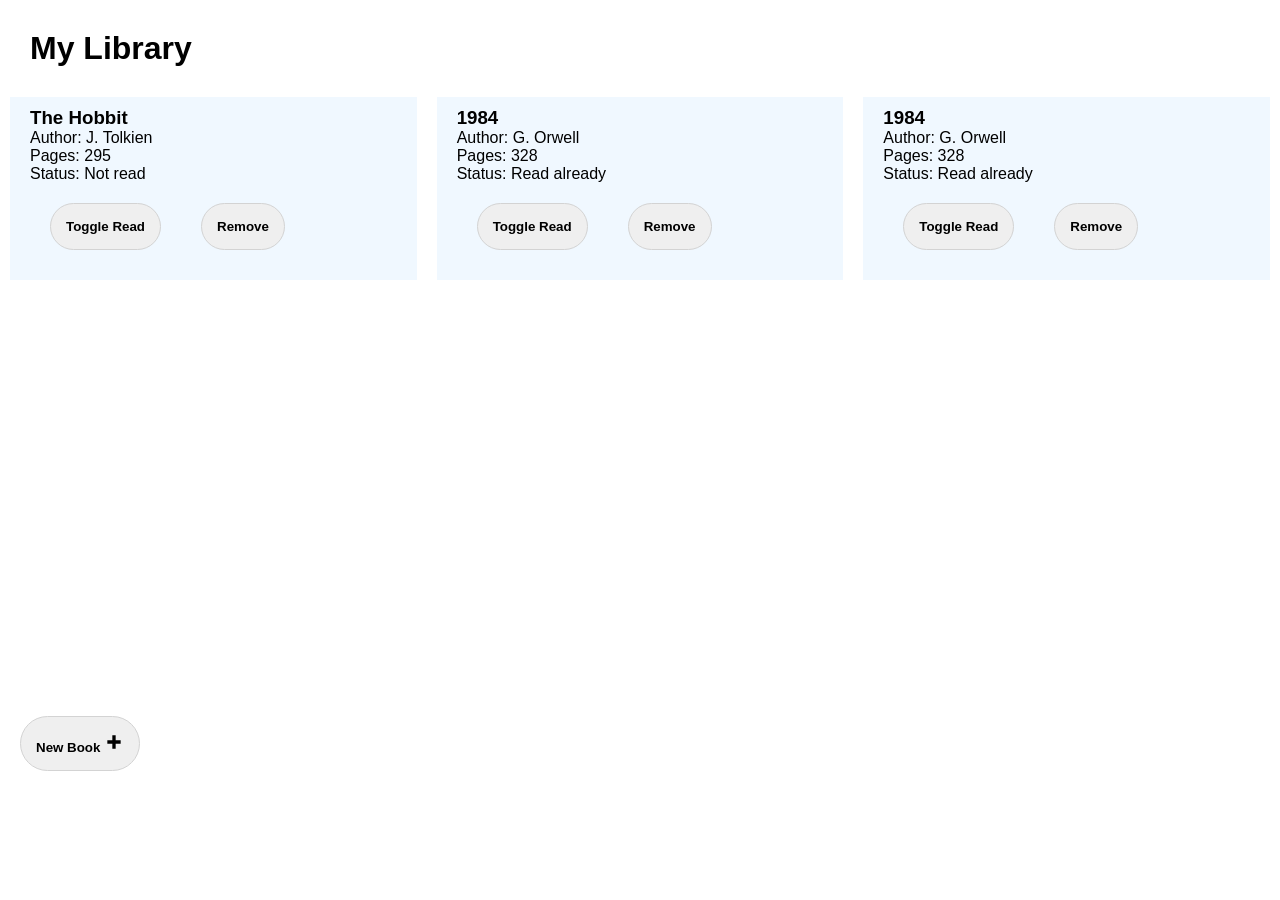
<file: library-app-odin/index.html>
<html lang="en">
<head>
    <meta charset="UTF-8">
    <meta name="viewport" content="width=device-width, initial-scale=1.0">
    <title>Document</title>
    <link rel="stylesheet" href="./style.css">
    <script src="./script.js" defer></script>
</head>
<body>
    <h1>My Library</h1>
    <div class="grid">
        <div class="card">Book1</div>
        <div class="card">Book2</div>
        <div class="card">Book2</div>
        <div class="card">Book2</div>
        <div class="card">Book2</div>
        <div class="card">Book2</div>
        <div class="card">Book2</div>
        <div class="card">Book2</div>
        <div class="card">Book2</div>
    </div>

    <button id="open-form">
        New Book
        <svg xmlns="http://www.w3.org/2000/svg" width="20px" viewBox="0 0 24 24"><title>plus-thick</title><path d="M20 14H14V20H10V14H4V10H10V4H14V10H20V14Z" /></svg>
    </button>

    <dialog id="book-dialog">
        <form id="book-form">
            <input type="text" name="title" placeholder="Title" required>
            <input type="text" name="author" placeholder="Author" required>
            <input type="number" name="pages" placeholder="Pages" required>
            <label>
                Read? <input type="checkbox" name="read">
            </label>
            <button type="submit">Add Book</button>
            <button type="button" id="close-form">Cancel</button>
        </form>
    </dialog>
</body>
</html>
</file>
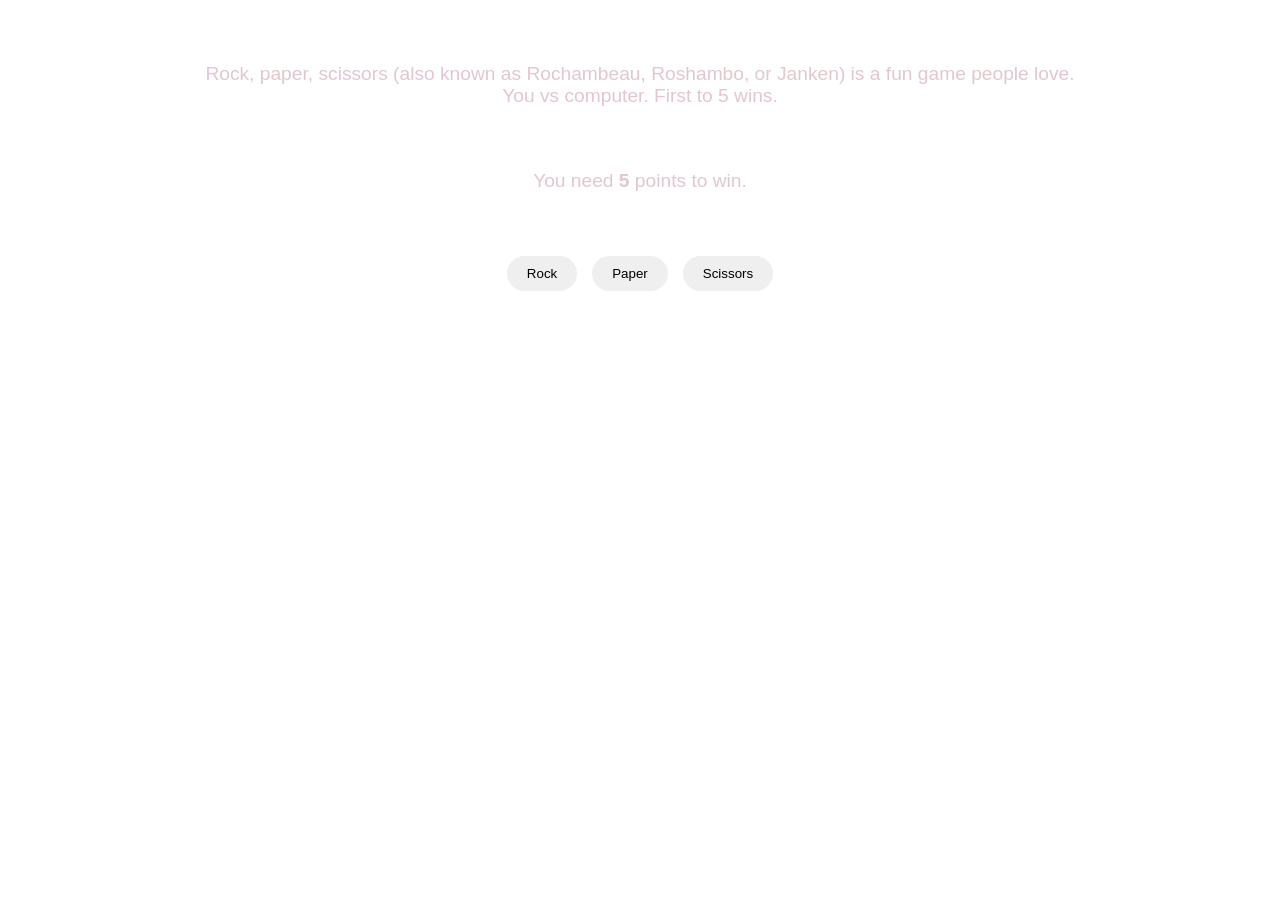
<file: rock-paper-scissors/index.html>
<html lang="en">
<head>
    <meta charset="UTF-8">
    <meta name="viewport" content="width=device-width, initial-scale=1.0">
    <title>Rock Paper Scissors</title>
    <link rel="stylesheet" href="./style.css">
    <script defer src="./script.js"></script>
</head>
<body>
    <p>Rock, paper, scissors (also known as Rochambeau, Roshambo, or Janken) 
        is a fun game people love. 
        <br>
        You vs computer. First to 5 wins. </p>
    <p>You need <span id="pts-left">5</span> points to win.</p>
    <div id="rps-buttons">
        <button id="rock">Rock</button>
        <button id="paper">Paper</button>
        <button id="scissors">Scissors</button>
    </div>
    <div id="display-results">
        <div id="results"></div>
        <div id="score"></div>
    </div>
</body>
</html>
</file>
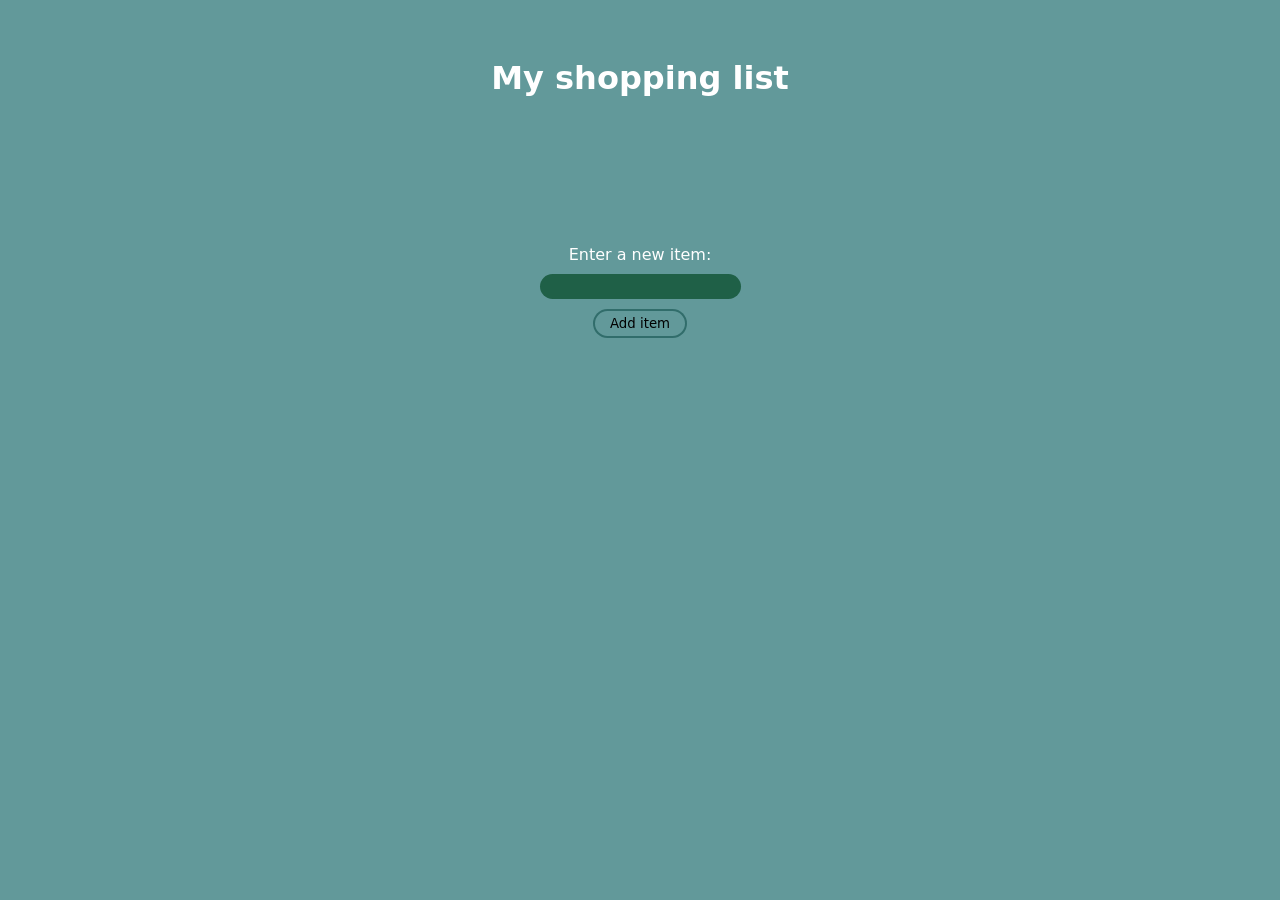
<file: shopping-list/index.html>
<html lang="en">
<head>
    <meta charset="UTF-8">
    <meta name="viewport" content="width=device-width, initial-scale=1.0">
    <title>Shopping List</title>
    <link rel="stylesheet" href="./styles.css">
    <script defer src="./script.js"> </script>
</head>
<body>
    <h1>My shopping list</h1>

        <form>
            <label for="item">Enter a new item:</label>
            <input type="text" name="item" id="item">
            <button>Add item</button>
        </form>

        <ul>
            
        </ul>
</body>
</html>
</file>
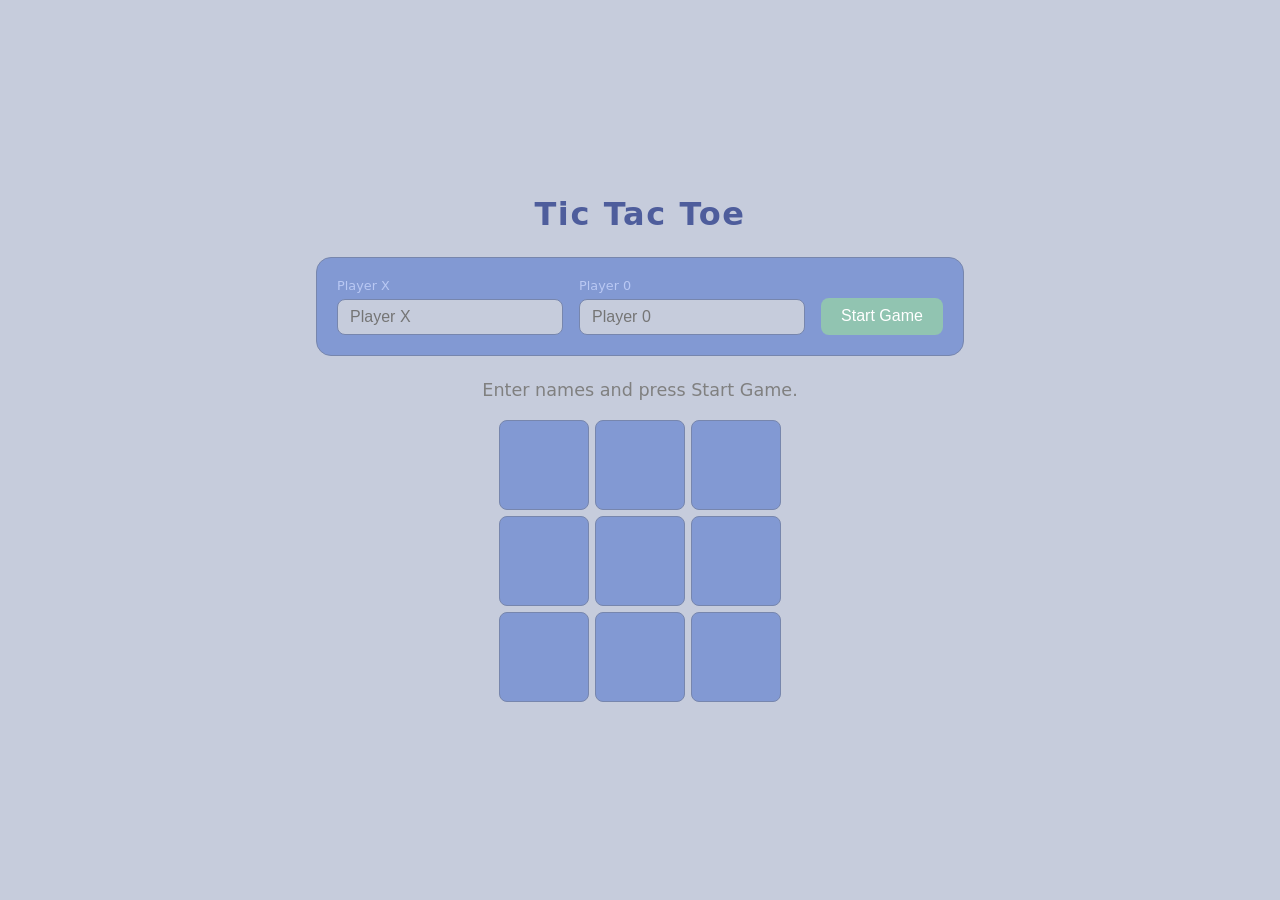
<file: tic-tac-toe/index.html>
<html lang="en">
<head>
    <meta charset="UTF-8">
    <meta name="viewport" content="width=device-width, initial-scale=1.0">
    <title>Tic Tac Toe Game</title>
    <script defer src="./script.js"></script>
    <link rel="stylesheet" href="./style.css">
</head>
<body>
    
    <main class="app">
        <h1>Tic Tac Toe</h1>

        <!-- Player setup form, hidden once game starts, shown again on restart -->
         <section class="player-form" id="player-form">
            <div class="player-input">
                <label for="player-x-name">Player X</label>
                <input type="text" id="player-x-name" placeholder="Player X" maxlength="12"/>
            </div>
            <div class="player-input">
                <label for="player-o-name">Player 0</label>
                <input type="text" id="player-o-name" placeholder="Player 0" maxlength="12"/>
            </div>
            <button id="start-btn">Start Game</button>
         </section>

         <!-- Status text, whose turn/who won: -->
         <div class="status" id="status"></div>

         <!-- 3x3 board. Filled in by JS -->
          <div class="board" id="board"></div>

          <!-- Restart button -->
           <button id="restart-btn" class="hidden">Restart</button>
    </main>
</body>
</html>
</file>
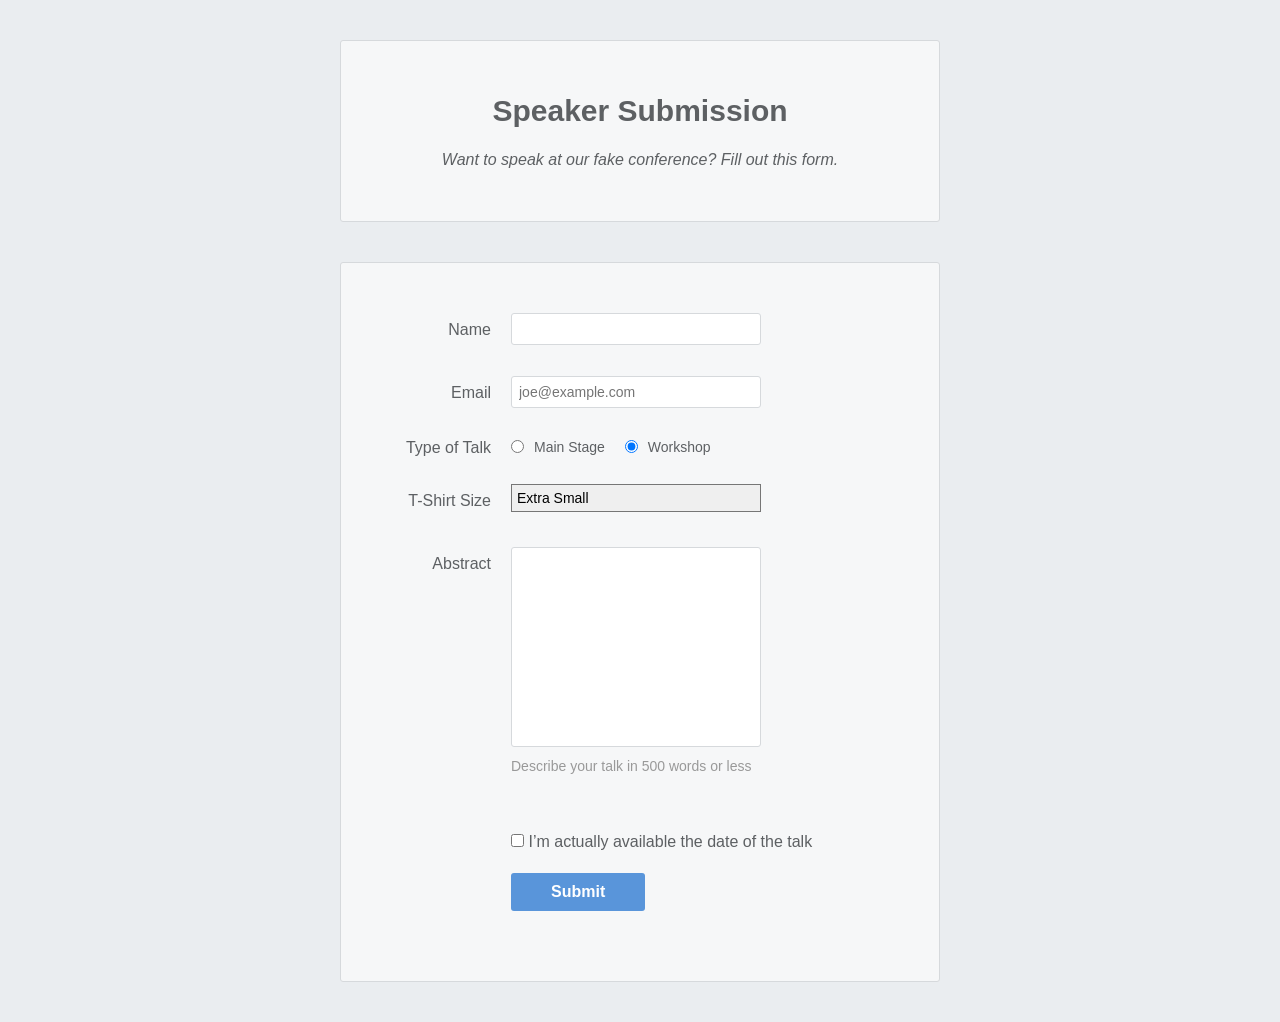
<file: speaker-submission/speaker-submission.html>
<html lang="en">
<head>
    <meta charset="UTF-8">
    <meta name="viewport" content="width=device-width, initial-scale=1.0">
    <title>Speaker Submission</title>
    <link rel="stylesheet" href="styles.css">
</head>
<body>
    <header class="speaker-form-header">
        <h1>Speaker Submission</h1>
        <p>
            <em>Want to speak at our fake conference? Fill out this form.</em>
        </p>
    </header>
    <form action='' method='get' class='speaker-form'>
        <div class='form-row'>
            <label for='full-name'>Name</label>
            <input id='full-name' name='full-name' type='text'/>
        </div>
        
        <div class='form-row'>
            <label for='email'>Email</label>
            <input id='email'
                    name='email'
                    type='email'
                    placeholder='joe@example.com'/>
        </div>

        <fieldset class='legacy-form-row'>
            <legend>Type of Talk</legend>
            <input id='talk-type-1'
                    name='talk-type'
                    type='radio'
                    value='main-stage' />
            <label for='talk-type-1' class='radio-label'>Main Stage</label>
            <input id='talk-type-2'
                    name='talk-type'
                    type='radio'
                    value='workshop'
                    checked />
            <label for='talk-type-2' class='radio-label'>Workshop</label>
        </fieldset>

        <div class='form-row'>
            <label for='t-shirt'>T-Shirt Size</label>
            <select id='t-shirt' name='t-shirt'>
                <option value='xs'>Extra Small</option>
                <option value='s'>Small</option>
                <option value='m'>Medium</option>
                <option value='l'>Large</option>
            </select>
        </div>

        <div class='form-row'>
            <label for='abstract'>Abstract</label>
            <textarea id='abstract' name='abstract'></textarea>
            <div class='instructions'>Describe your talk in 500 words or less</div>
        </div>

        <div class='form-row'>
            <label class='checkbox-label' for='available'>
            <input id='available'
                    name='available'
                    type='checkbox'
                    value='is-available'/>
            <span>I’m actually available the date of the talk</span>
            </label>
        </div>

        <div class='form-row'>
            <button>Submit</button>
        </div>
    </form> 
</body>
</html>
</file>
<file: admin-dashboard/style.css>
* {
    margin: 0;
    padding: 0;
    box-sizing: border-box;
}

body {
    font-family: 'Roboto', sans-serif;
}

.grid {
    display: grid;
    grid-template-columns: 200px 1fr;
    height: 100vh;
}

/* LEFT SIDEBAR */

.sidebar {
    background-color: #729b72;
    height: 100vh;
    color: white;
    display: flex; 
    flex-direction: column;
}

.logo-text {
    display: flex;
    align-items: center;
    gap: 5px;
    padding: 25px 20px;
}

.logo-text svg {
    fill: white;
    width: 28px;
    height: 28px;
}

.logo-text h1 {
    font-size: 22px;
    font-weight: 700;
}

.list-items {
    display: flex; 
    flex-direction: column;
    flex: 1;
}

.icon-text {
    display: flex;
    align-items: center;
    margin: 4px 15px;
    padding: 10px 15px;
    font-weight: 600;
    cursor: pointer;
    transition: background-color 0.16s ease;
}

.icon-text:hover {
    background-color: rgba(255, 255, 255, 0.15);
}

.icon-text svg {
    width: 22px;
    height: 22px;
    fill: white;
    flex-shrink: 0;
}


.icon-text p {
    margin-left: 10px;
    font-size: 14px;
}

.list-items svg {
    width: 20;
    fill: white;
}

.list-items-bottom {
    margin-top: auto;
    padding-bottom: 20px;
}

/* MAIN AREA */

.main {
    display: grid;
    grid-template-columns: 1fr 300px;
    grid-template-rows: auto 1fr;
    grid-template-areas:
        "header header"
        "content sidebar-right";
    height: 100vh;
    overflow: hidden;
    height: 100vh;
}

.header {
    grid-area: header;
    background-color: white;
    display: flex;
    flex-direction: column;
    border-bottom: 1px solid #e0e0e0;
}

.navbar {
    display: flex;
    align-items: center;
    padding: 15px 30px;
    gap: 10px;
}

.navbar svg {
    width: 22px;
    height: 22px;
    fill: black;
    flex-shrink: 0;
}

.form-input {
    flex-grow: 1;
    margin: 0 15px;
    padding: 10px 20px;
    background-color: lightgray;
    border-radius: 20px;
    border-style: none;
    font-family: inherit;
    font-size: 14px;
}


.navbar img {
    width: 45px;
    height: 45px;
    margin: 0 20px;
    border: 1px solid gray;
    border-radius: 50%;
    object-fit: cover;
}

.navbar h6 {
    font-size: 15px;
    font-weight: 600;
    white-space: nowrap;
}

.user-welcome {
    display: flex;
    align-items: center;
    justify-content: space-between;
    padding: 20px 30px 30px;
    flex-wrap: wrap;
    gap: 20px;
}

.user-welcome .left {
    display: flex;
    align-items: center;
    gap: 20px;
    flex-wrap: wrap;
}

.user-welcome img {
    width: 75px;
    height: 75px;
    border-radius: 50%;
    border: 4px solid #f5b83d;
    object-fit: cover;
}

.welcome-text p {
    color: #888;
    font-size: 14px;
}

.welcome-text h3 {
    font-size: 24px;
    margin: 4px 0 4px;
}

.button-group {
    display: flex;
    gap: 10px;
    flex-wrap: wrap;
}

.action-button {
    background-color: gray;
    color: white;
    border: none;
    padding: 10px 22px;
    border-radius: 20px;
    font-weight: 500;
    font-size: 14px;
    cursor: pointer;
}

.action-button:hover {
    background-color: darkgray;
}

/* THE CARDS */

.content {
    grid-area: content;
    background-color: #e5e5e5;
    padding: 30px;
    overflow-y: auto;
}

.content h2 {
    margin-bottom: 20px;
    font-size: 20px;
}

.card-grid {
    display: grid;
    grid-template-columns: repeat(auto-fit, minmax(300px, 1fr));
    gap: 20px;
}

.card {
    background-color: white;
    border-left: 5px solid #f0b429; /* Example accent color */
    padding: 20px;
    border-radius: 8px;
    box-shadow: 2px 2px 5px rgba(0,0,0,0.1);
    display: flex;
    flex-direction: column;
}

.card h3 {
    margin-bottom: 8px;
    font-size: 16px;
}

.card p {
    color: #666;
    font-size: 14px;
    line-height: 1.4;
}

.card svg {
    width: 22px;
    height: 22px;
}

.card-action-icons {
    align-self: flex-end;
}

/* RIGHT SIDEBAR */
.sidebar-right {
    grid-area: sidebar-right;
    padding: 20px;
    background-color: #e5e5e5;
    border-left: 1px solid #ddd;
}

.sidebar-right h3 {
    font-size: 17px;
    margin: 0 0 15px;
}

.sidebar-right .card {
    margin-bottom: 25px;
}

.user-row {
    display: flex;
    align-items: center;
    gap: 15px;
    margin-bottom: 15px;
}

.user-row img {
    width: 40px;
    height: 40px;
    border-radius: 50%;
    object-fit: cover;
}
</file>
<file: books-vocab/styles.css>
:root {
    --bg: #0e0c0a;

    --paper: #1b1612;
    --paper-2: #221c17;

    --ink: #e7dfd6;
    --muted: rgba(231,223,214,0.65);

    --accent: #b39a6a;
    --accent-2: #8c6f4a;

    --danger: #a05a5a;

    --border: rgba(231,223,214,0.12);

    --radius: 8px;

    --shadow: 0 18px 40px rgba(0,0,0,0.5);
    --shadow-soft: 0 10px 24px rgba(0,0,0,0.35);

    --t: 0.18s ease;
}

* {
    box-sizing: border-box;
}

body {
    font-family: 'Franklin Gothic Medium', 'Arial Narrow', Arial, sans-serif;
    min-height: 100vh;
    display: flex;
    justify-content: center;
    align-items: flex-start;
    padding: 20px;
    color: var(--ink);
    background:
        radial-gradient(circle at 20% 10%, rgba(179,154,106,0.08), transparent 40%),
        radial-gradient(circle at 80% 90%, rgba(140,111,74,0.06), transparent 45%),
        linear-gradient(rgba(0,0,0,0.6), rgba(0,0,0,0.3)),
        url("https://images.unsplash.com/photo-1605241841795-c6cfde126135?q=80&w=1740&auto=format&fit=crop");

    background-size: cover;
    background-position: center;

    letter-spacing: 0.2px;
}

.container {
    width: 100%;
    max-width: 540px;

    display: flex;
    flex-direction: column;
    gap: 16px;
}

/* SEARCH */
.search-container {
    display: flex;
    align-items: center;
    padding: 6px;
    border-radius: var(--radius);
    background: rgba(10,8,6,0.85);
    border: 1px solid var(--border);
    box-shadow: var(--shadow-soft);
    backdrop-filter: blur(6px);
}

#wordInput {
    letter-spacing:10%;
    font-style: oblique;
    font-weight: 900;
    flex: 1;
    border: none;
    outline: none;
    background: transparent;
    color: var(--ink);
    padding: 12px 14px;
    font-size: 1rem;
    font-family: inherit;
}

#wordInput::placeholder {
    color: rgba(231,223,214,0.45);
}

#searchBtn {
    background: var(--accent);
    color: #0b0907;
    padding: 10px 14px;
    border-radius: 6px;
    font-weight: 600;
    letter-spacing: 0.3px;
    transition: transform var(--t), background var(--t);
}

#searchBtn:hover {
    transform: translateY(-1px);
    background: var(--accent-2);
}

/* RESULT */

.result-card {
    background: var(--paper);
    color: var(--ink);
    padding: 22px;
    border-radius: var(--radius);
    border: 1px solid var(--border);
    box-shadow: var(--shadow);
}

.def-text {
    font-size: 1.35rem;
    line-height: 1.6;
    padding: 1rem;
    white-space: pre-line;
}

/* DRAWER */

.saved-drawer {
    padding: 18px;
    border-radius: var(--radius);
    background: var(--paper-2);
    color: var(--ink);
    border: 1px solid var(--border);
    box-shadow: var(--shadow-soft);
}

.saved-drawer summary {
    display: flex;
    justify-content: space-between;
    align-items: center;
    cursor: pointer;
    font-weight: 600;
    font-family: inherit;
}

summary::-webkit-details-marker {
    display: none;
}

summary::after {
    content: "❧";
    font-size: 0.9rem;
    width: 26px;
    height: 26px;
    display: flex;
    align-items: center;
    justify-content: center;
    border-radius: 50%;
    color: var(--accent);
    border: 1px solid var(--border);
    transition: transform 0.25s ease;
}

details[open] summary::after {
    transform: rotate(90deg);
}

#savedList {
    margin-top: 14px;
}

#savedList li {
    background: rgba(27,22,18,0.85);
    color: var(--ink);
    padding: 12px 14px;
    margin-bottom: 8px;
    border-radius: 6px;
    border: 1px solid var(--border);
    display: flex;
    justify-content: space-between;

    transition: transform var(--t);
}

#savedList li:hover {
    transform: translateX(2px);
}

/* BUTTONS */

button {
    border: none;
    cursor: pointer;
    font-family: inherit;
    transition: transform var(--t), background var(--t);
}

button:hover {
    transform: translateY(-1px);
}

.speak-btn {
    font-size: 1.8rem;
    padding: 18px;
    margin-left: 12px;
    margin-right: 50px;
    color: var(--ink);
    border-radius: 8px;
    background: var(--paper-2);
    border: 1px solid var(--border);
    box-shadow: var(--shadow-soft);
}

.save-btn {
    background: var(--accent);
    color: #0b0907;
    padding: 10px 14px;
    border-radius: 6px;
    font-weight: 600;
}

.discard-btn {
    background: transparent;
    color: var(--muted);
    padding: 10px 14px;
    border-radius: 6px;
    border: 1px solid var(--border);
}

.discard-btn:hover {
    color: var(--ink);
    border-color: var(--accent);
}
</file>
<file: calculator/styles.css>
.calculator {
    width: 350px;
    margin: 40px auto;
    background: rgb(160, 214, 165);
    padding: 20px;
    border-radius: 16px;
    
    background: rgb(196, 196, 196);
    backdrop-filter: blur(14px);

    border: 1px solid rgba(0,0,0,0.06);

    box-shadow:
        0 10px 30px rgba(0,0,0,0.08);

    font-family: 'Lucida Sans', 'Lucida Sans Regular', 'Lucida Grande', 'Lucida Sans Unicode', Geneva, Verdana, sans-serif
}

.display {
    background: rgb(142, 185, 165);
    color: #ffffff;
    font-size: 2rem;
    text-align: right;
    padding: 20px;
    border-radius: 10px;
    margin-bottom: 20px;

    box-shadow:
        inset 0 2px 4px rgba(0, 0, 0, 0.12),
        inset 0 -1px 2px rgba(128, 128, 128, 0.6),
        0 1px 0 rgba(184, 184, 184, 0.6);
}

.buttons-grid {
    display: grid;
    grid-template-columns: repeat(4, 1fr);
    gap: 10px;
}

.btn {
    padding: 20px;
    font-size: 1.5rem;
    border: none;
    border-radius: 50%;
    cursor: pointer;

    background: #858585;
    color: #ffffff;

    box-shadow:
        0 4px 0 rgba(0,0,0,0.15),
        0 10px 20px rgba(0,0,0,0.08);

    transition: transform 0.08s ease, box-shadow 0.08s ease;
}

.btn.digit {
    background-color:rgb(155, 155, 155);
}

.btn.equals {
    background-color: rgb(204, 142, 87);
}
</file>
<file: etch-a-sketch/styles.css>
body {
    display: flex;
    flex-direction: column;
    align-items: center;
    gap: 20px;
    margin: 20px;
}

#container {
    width: 960px;
    height: 960px;
    display: flex;
    flex-wrap: wrap;
    border: 2px solid black;
}

.square {
    box-sizing: border-box;
    border: 1px solid #ddd;
}
</file>
<file: habit-tracker/style.css>
@import url('https://fonts.cdnfonts.com/css/rekiya');

* {
    margin: 0;
    padding: 0;
    box-sizing: border-box;
}

body {
    background-color: rgb(243, 219, 219);
    background-image: url("./images/watermelon-bkgd.avif");
    background-size: 900px;
    background-blend-mode: soft-light;
    font-family: 'Rekiya', sans-serif;
    text-align: center;
}

#title {
    margin-top: 40px;
    line-height: 35px;
}

#subtitle {
    opacity: 0.6;
    margin-bottom: 60px;
    font-size: 1.2rem;
}

#calendarContainer {
    display: flex;
    justify-content: center;
}

#calendarDiv {
    background-color: white;
    border-radius: 20px;
    margin: auto;
    align-content: center;
    overflow: hidden;
    text-align: center;
}

#calendarHeading {
    display: flex;
    justify-content: space-between;
    border-radius: 20px 20px 0 0;
    border-bottom: 2px solid black;
    padding: 10px;
    font-size: 16px;
    background-color: rgb(251, 187, 187);
    line-height: 10px;
}

#habitTitle {
    cursor: pointer;
}

#calendarContent {
    padding: 20px;
}

#tracker {
    display: grid;
    grid-template-columns: repeat(7, 1fr);
    gap: 6px;
}

.day {
    width: 30px;
    height: 45px;
    display: flex;
    align-items: center;
    justify-content: center;
    cursor: pointer;
    user-select: none;
    transition: background-color 0.2s;
    padding: 20px;
    font-size: 15px;
    text-align: center;
    border-radius: 20px;
}

.day.today {
    background-color: rgb(251, 187, 187);
    border: 2px solid black;
}

.day.completed {
    background-color: pink;
}

.day.empty {
    visibility: hidden;
    cursor: default;
}

#resetButton {
    margin: 10px;
    padding: 10px;
    border-radius: 10px;
    border-color: aliceblue;
    font-family: inherit;
    background-color: green;
    color: white;
    cursor: pointer;
}
</file>
<file: library-app-odin/style.css>
* {
    margin: 0;
    padding: 0;
    box-sizing: border-box;
}

body {
    font-family: Helvetica, Arial, sans-serif;
}

h1 {
    margin: 30px;
}

.grid {
    margin: 10px;
    display: grid;
    grid-template-columns: repeat(3, 1fr);
    grid-template-rows: repeat(3, 1fr);
    gap: 20px;
}

.card {
    background-color:aliceblue;
    padding: 10px 20px;
}

button {
    border-radius: 30px;
    border: 1px solid lightgray;
    padding: 15px;
    margin: 20px;
    font-weight: bold;   
}

.open-form button {
    display: flex;
    justify-content: center;
}
</file>
<file: rock-paper-scissors/style.css>
p {
    color: rgb(183, 118, 132);
    font-family:'Lucida Sans', 'Lucida Sans Regular', 'Lucida Grande', 'Lucida Sans Unicode', Geneva, Verdana, sans-serif;
    font-size: larger;
    text-align: center;
    margin: 5% 5% 5% 5%;
    opacity: 0.4;
    transition: opacity 0.3s ease;
}

p:hover {
    opacity: 1;
}

span {
    font-weight: bold;
}

button {
    border-radius: 20px;
    border: none;
    padding: 10px 20px;
}

button:hover {
    cursor: pointer;
    transform: translateY(-1px);
    background-color:rgb(192, 150, 159);
} 

#rps-buttons {
    display: flex;
    gap: 15px;
    justify-content: center;
    margin: 5%;
}

#display-results {
    font-family:'Gill Sans', 'Gill Sans MT', Calibri, 'Trebuchet MS', sans-serif;
    display: flex;
    flex-direction: column;
    align-items: center;
    margin: 5%;;
}

#results {
    font-weight: bolder;
}
</file>
<file: shopping-list/styles.css>
* {
    font-family: system-ui, -apple-system, BlinkMacSystemFont, 'Segoe UI', Roboto, Oxygen, Ubuntu, Cantarell, 'Open Sans', 'Helvetica Neue', sans-serif;
    background-color: #62999a;
    box-sizing: border-box;
}

body {
    display: flex;
    flex-direction: column;
    align-items: center;
    padding-top: 30px;
    color: white;
}

form {
    padding-top: 10%;
    display: flex;
    /* Flex-direction: column lets the input field move under the heading */
    flex-direction: column;
    align-items: center;
    gap: 10px;
}

li {
    display: flex;
    justify-content: space-between;
    align-items: center;
    width: 300px;
}

input {
    background-color: rgb(31, 96, 71);
    color: white;
    padding: 5px 15px;
    border-radius: 30px;
    border: none;
}

button {
    border: 2px solid rgba(28, 91, 86, 0.69);
    border-radius: 30px;
    padding: 5px 15px;
}

button:hover {
    cursor: pointer;
    transform: translateY(2px);
}

li {
    margin-bottom: 10px;
}

li button {
    font-size: 12px;
    margin-left: 20px;
    color: #1f4445;
    font-style: oblique;
}
</file>
<file: tic-tac-toe/style.css>
:root {
    --bg: #c6ccdc;
    --panel: #8299d3;
    --border: #7786ad;
    --text: #eef0f4;
    --muted: #b9c8f3;
    --x-color: #185d82;
    --o-color: #9b6245;
    --accent: #91c4b1;
    --h1-color: rgb(78, 93, 156);

}

* {
    box-sizing: border-box;
}

body {
    margin: 0;
    min-height: 100vh;
    display: flex;
    align-items: center;
    justify-content: center;
    background: var(--bg);
    color: var(--text);
    font-family: "Segoe UI", system-ui, -apple-system, BlinkMacSystemFont, 'Segoe UI', Roboto, Oxygen, Ubuntu, Cantarell, 'Open Sans', 'Helvetica Neue', sans-serif;
}

.app {
    text-align: center;
    padding: 2rem;
}

h1 {
    color: var(--h1-color);
    letter-spacing: 0.05em;
    margin-bottom: 1.5rem;
}

/* Player setup form: */
.player-form {
    display: flex;
    flex-wrap: wrap;
    gap: 1rem;
    justify-content: center;
    align-items: flex-end;
    margin-bottom: 1.5rem;
    background: var(--panel);
    padding: 1.25rem;
    border-radius: 15px;
    border: 1px solid var(--border);
}

.player-input {
  display: flex;
  flex-direction: column;
  gap: 0.35rem;
  text-align: left;
}

.player-input label {
  font-size: 0.8rem;
  color: var(--muted);
}

.player-input input {
  background: var(--bg);
  border: 1px solid var(--border);
  color: var(--text);
  padding: 0.5rem 0.75rem;
  border-radius: 8px;
  font-size: 1rem;
}

button {
  background: var(--accent);
  color: #fff;
  border: none;
  padding: 0.6rem 1.25rem;
  border-radius: 8px;
  font-size: 1rem;
  cursor: pointer;
  transition: transform 0.1s ease, opacity 0.1s ease;
}


button:hover {
  opacity: 0.9;
}
 
button:active {
  transform: scale(0.97);
}
 
.hidden {
  display: none;
}

/* Status line */
.status {
  min-height: 1.5rem;
  margin-bottom: 1rem;
  font-size: 1.1rem;
  color: grey;
}

/* ---------- Board ---------- */
.board {
  display: grid;
  grid-template-columns: repeat(3, 90px);
  grid-template-rows: repeat(3, 90px);
  gap: 6px;
  margin: 0 auto 1.5rem;
  width: fit-content;
}


.cell {
  background: var(--panel);
  border: 1px solid var(--border);
  border-radius: 8px;
  font-size: 2.5rem;
  font-weight: 700;
  display: flex;
  align-items: center;
  justify-content: center;
  cursor: pointer;
  user-select: none;
  transition: background 0.15s ease;
}


.cell:hover:not(.taken) {
  background: #333846;
}
 
.cell.taken {
  cursor: not-allowed;
}
 
.cell.x-mark {
  color: var(--x-color);
}
 
.cell.o-mark {
  color: var(--o-color);
}
</file>
<file: speaker-submission/styles.css>
* {
    margin: 0;
    padding: 0;
    box-sizing: border-box;
}

body {
    color: #5D6063;
    background-color: #EAEDF0;
    font-family: "Helvetica", "Arial", sans-serif;
    font-size: 16px;
    line-height: 1.3;

    display: flex;
    flex-direction: column;
    align-items: center;
}

.speaker-form {
  background-color: #F6F7F8;
  border: 1px solid #D6D9DC;
  border-radius: 3px;
  
  width: 80%;
  padding: 50px;
  margin: 0 0 40px 0;
}

.speaker-form-header {
  text-align: center;
  background-color: #F6F7F8;
  border: 1px solid #D6D9DC;
  border-radius: 3px;
  
  width: 80%;
  margin: 40px 0;
  padding: 50px;
}

.speaker-form-header h1 {
  font-size: 30px;
  margin-bottom: 20px;
}

.form-row {
  margin-bottom: 40px;
  display: flex;
  justify-content: flex-start;
  flex-direction: column;
  flex-wrap: wrap;
}

.form-row input[type='text'], 
.form-row input[type='email'] {
  background-color: #FFFFFF;
  border: 1px solid #D6D9DC;
  border-radius: 3px;
  width: 100%;
  padding: 7px;
  font-size: 14px;
}

.form-row label {
  margin-bottom: 15px;
}

.form-row input[type='text']:invalid,
.form-row input[type='email']:invalid {
  border: 1px solid #D55C5F;
  color: #D55C5F;
  box-shadow: none; /* Remove default red glow in Firefox */
}

.form-row select {
  width: 100%;
  padding: 5px;
  font-size: 14px;            /* This won't work in Chrome or Safari */
  -webkit-appearance: none;   /* This will make it work */
}

.legacy-form-row {
  border: none;
  margin-bottom: 40px;
}

.legacy-form-row legend {
  margin-bottom: 15px;
}

.legacy-form-row .radio-label {
  display: block;
  font-size: 14px;
  padding: 0 20px 0 10px;
}

.legacy-form-row input[type='radio'] {
  margin-top: 2px;
}
  
.legacy-form-row .radio-label,
.legacy-form-row input[type='radio'] {
  float: left;
}

.form-row textarea {
  font-family: "Helvetica", "Arial", sans-serif;
  font-size: 14px;

  border: 1px solid #D6D9DC;
  border-radius: 3px;

  min-height: 200px;
  margin-bottom: 10px;
  padding: 7px;
  resize: none;
}

.form-row .instructions {
  color: #999999;
  font-size: 14px;
  margin-bottom: 30px;
}

.form-row .checkbox-label {
  margin-bottom: 0;
}

.form-row button {
  font-size: 16px;
  font-weight: bold;

  color: #FFFFFF;
  background-color: #5995DA;

  border: none;
  border-radius: 3px;

  padding: 10px 40px;
  cursor: pointer;
}

.form-row button:hover {
  background-color: #76AEED;
}

.form-row button:active {
  background-color: #407FC7;
}

@media only screen and (min-width: 700px) {
  .speaker-form-header,
  .speaker-form {
    width: 600px;
  }
  .form-row {
    flex-direction: row;
    align-items: flex-start; /* To avoid stretching */
    margin-bottom: 20px;
  }
  .form-row input[type='text'],
  .form-row input[type='email'], 
  .form-row select, 
  .form-row textarea {
    width: 250px;
    height: initial;
  }
  .form-row label {
    text-align: right;
    width: 120px;
    margin-top: 7px;
    padding-right: 20px;
  }
  .form-row .instructions {
    margin-left: 120px;
  }
   .form-row .checkbox-label {
    margin-left: 120px;
    width: auto;
  }
   .form-row button {
    margin-left: 120px;
  }

  .legacy-form-row {
    margin-bottom: 10px;
  }
  .legacy-form-row legend {
    width: 120px;
    text-align: right;
    padding-right: 20px;
  }
  .legacy-form-row legend {
    float: left;
  }
}
</file>
